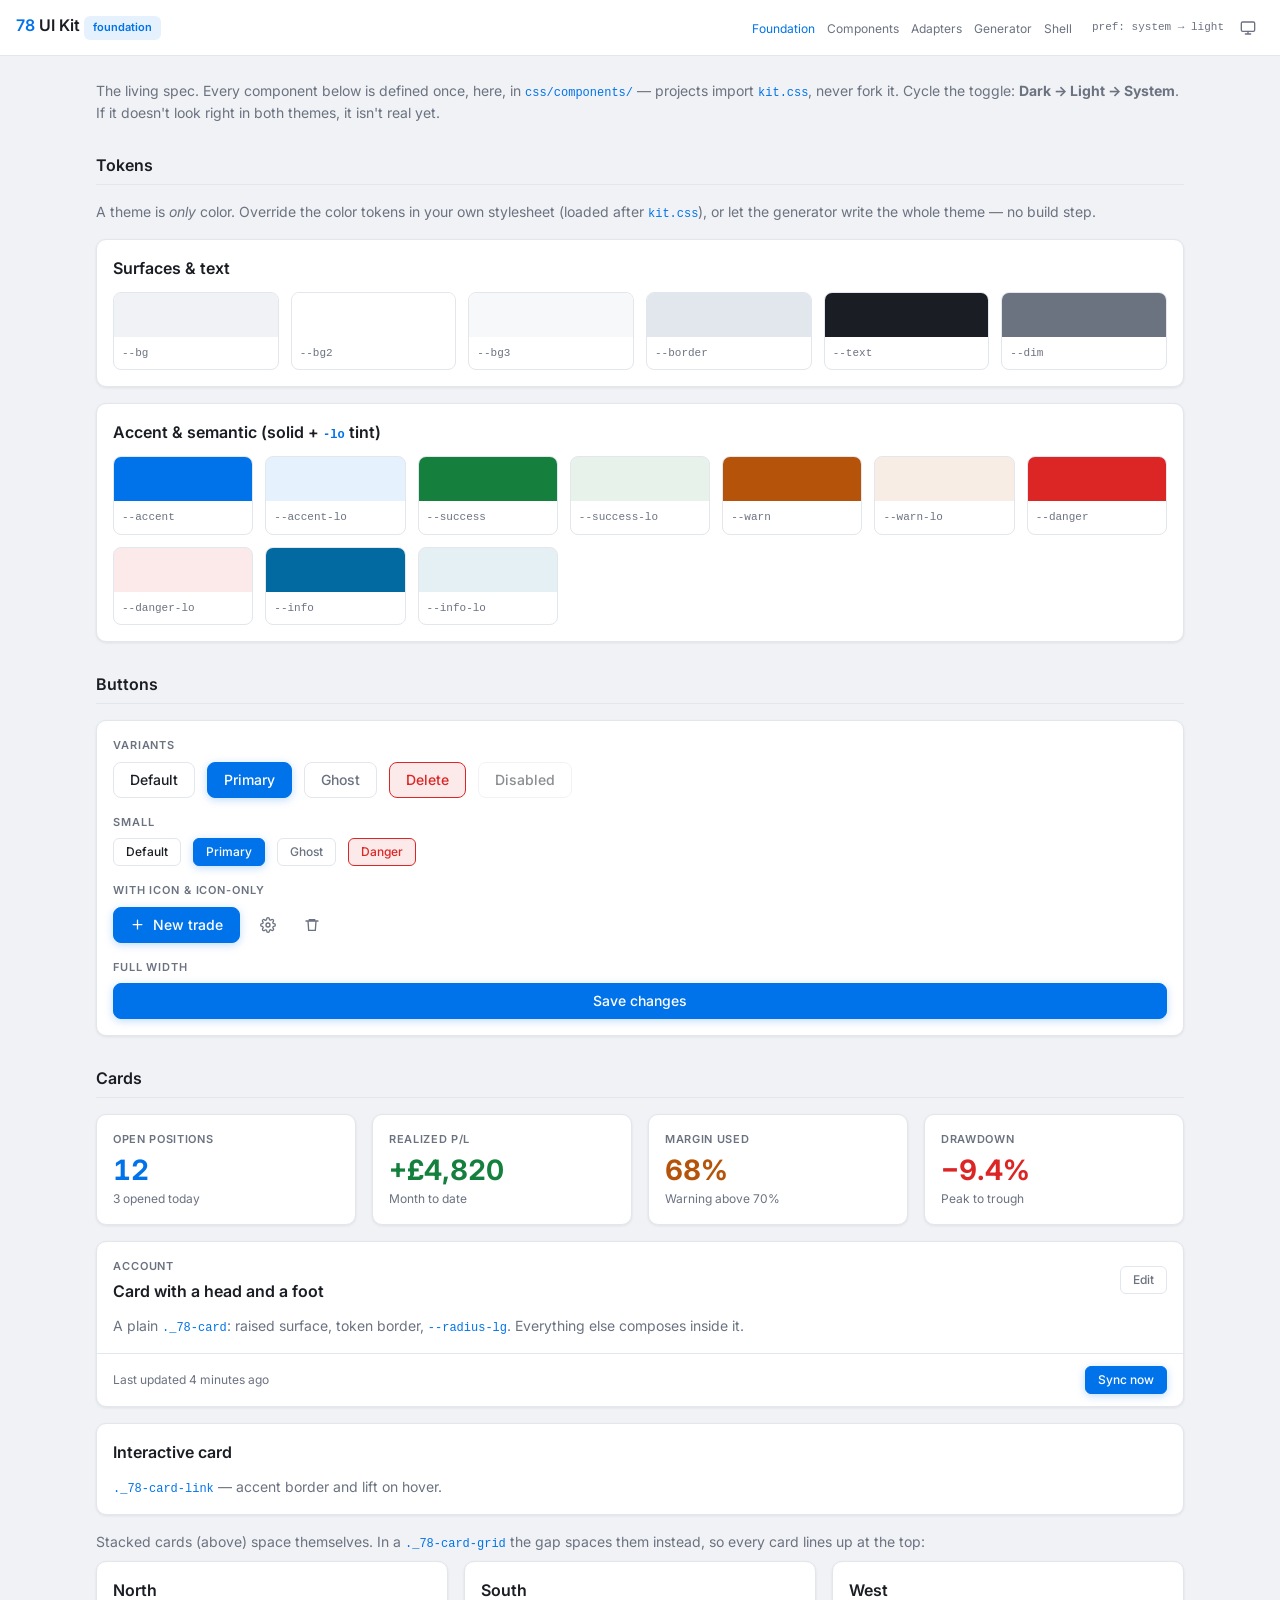
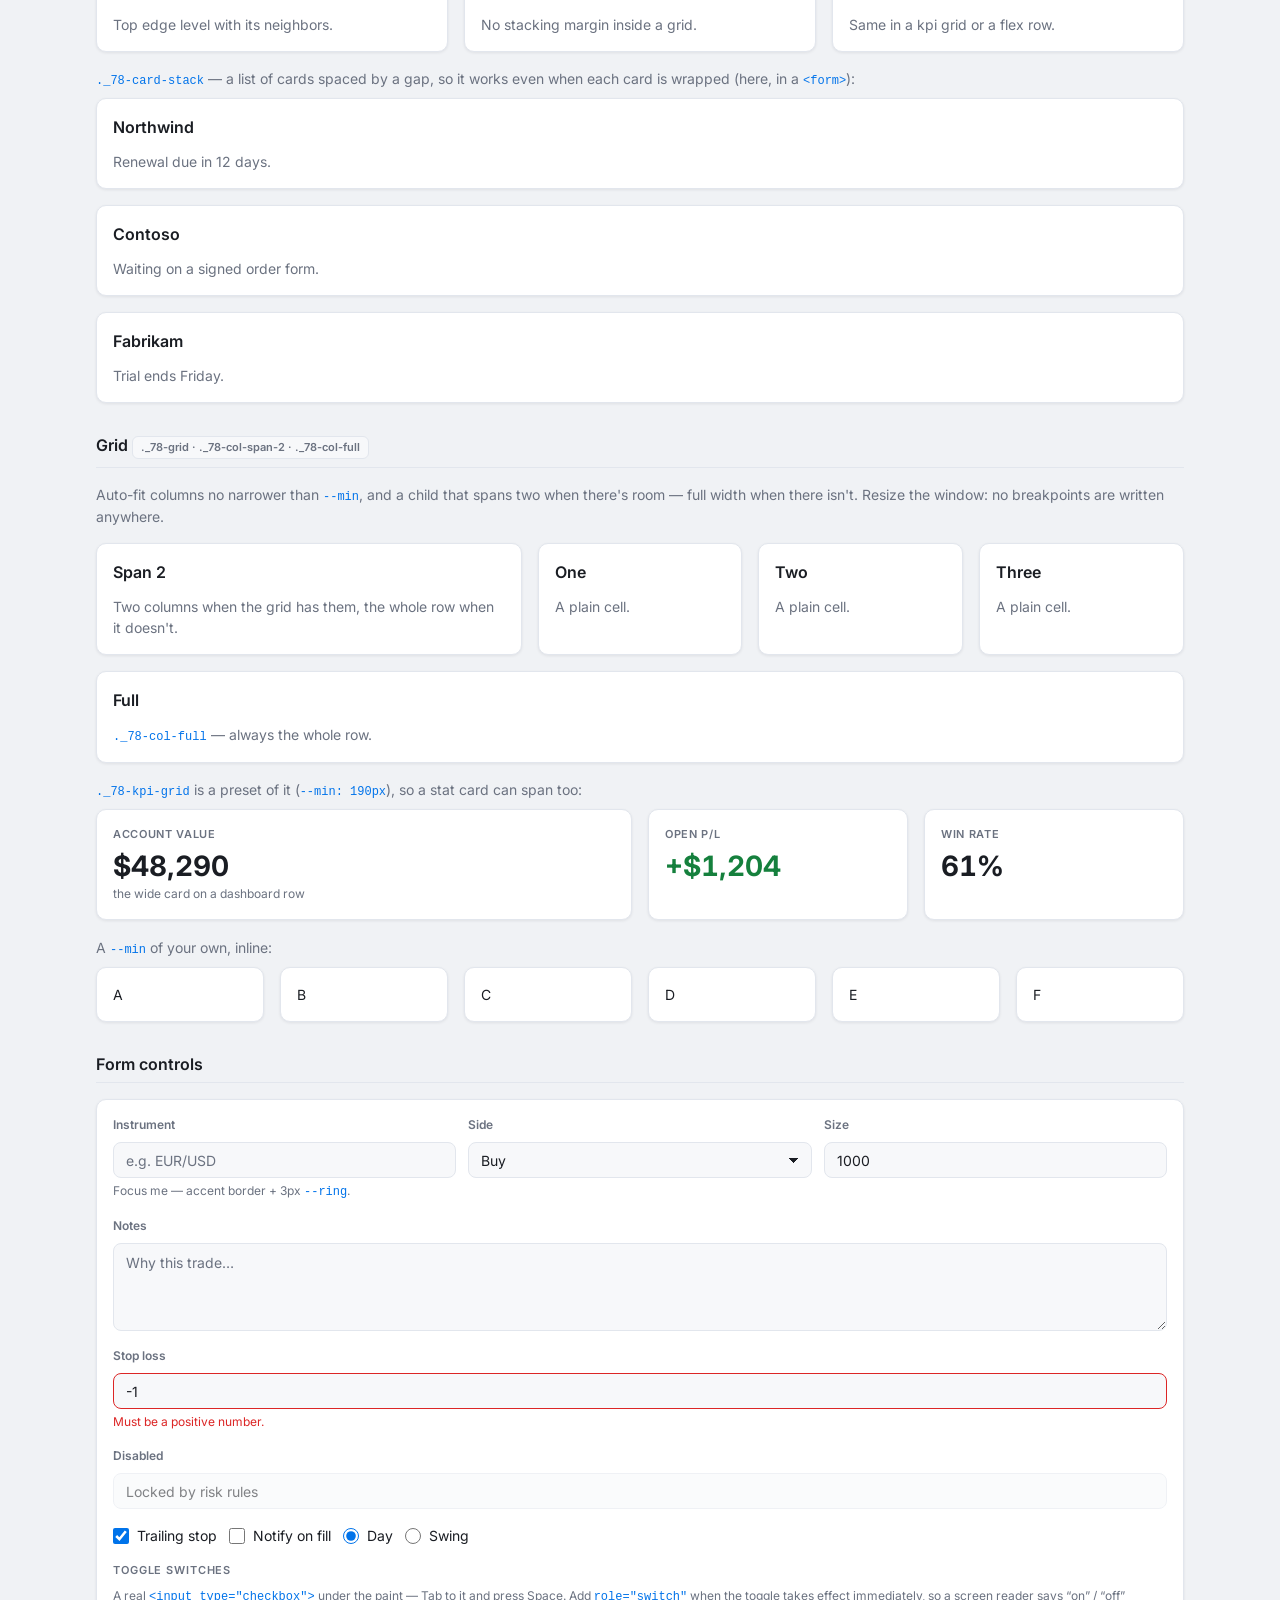
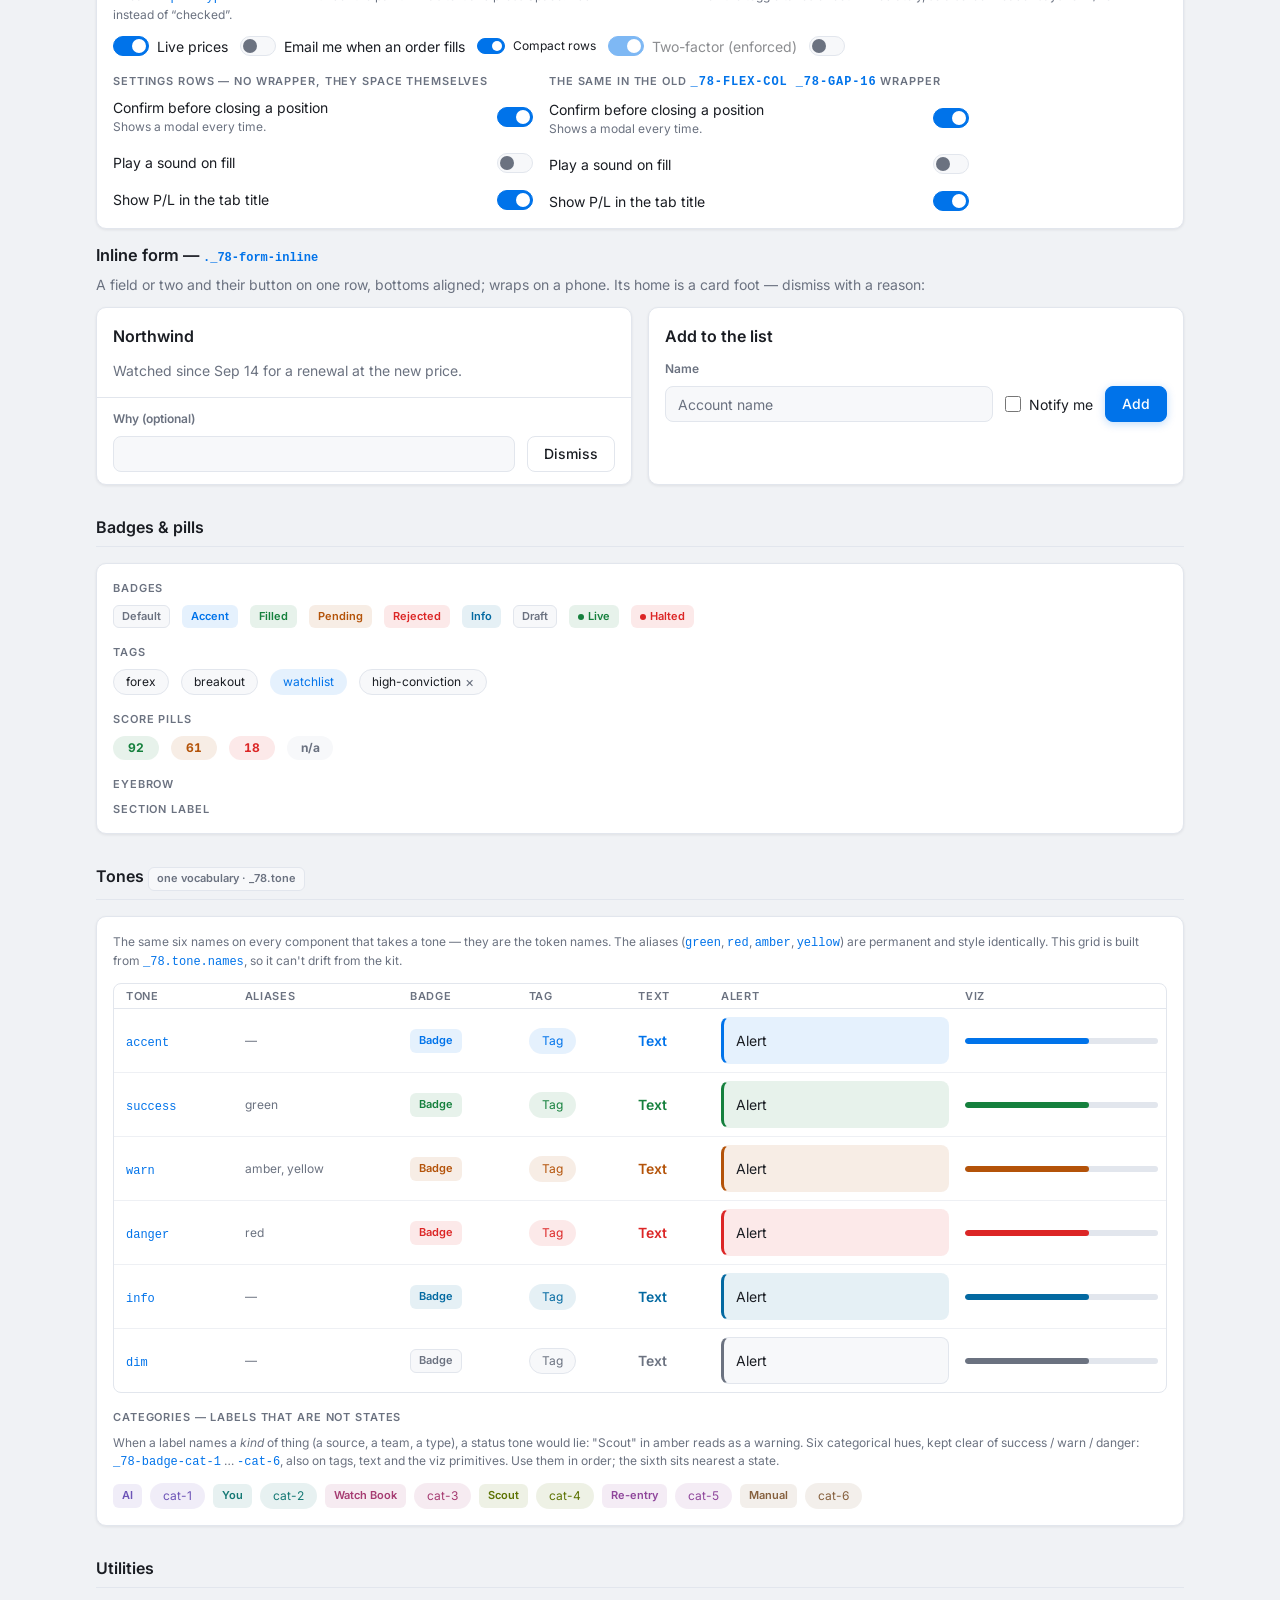
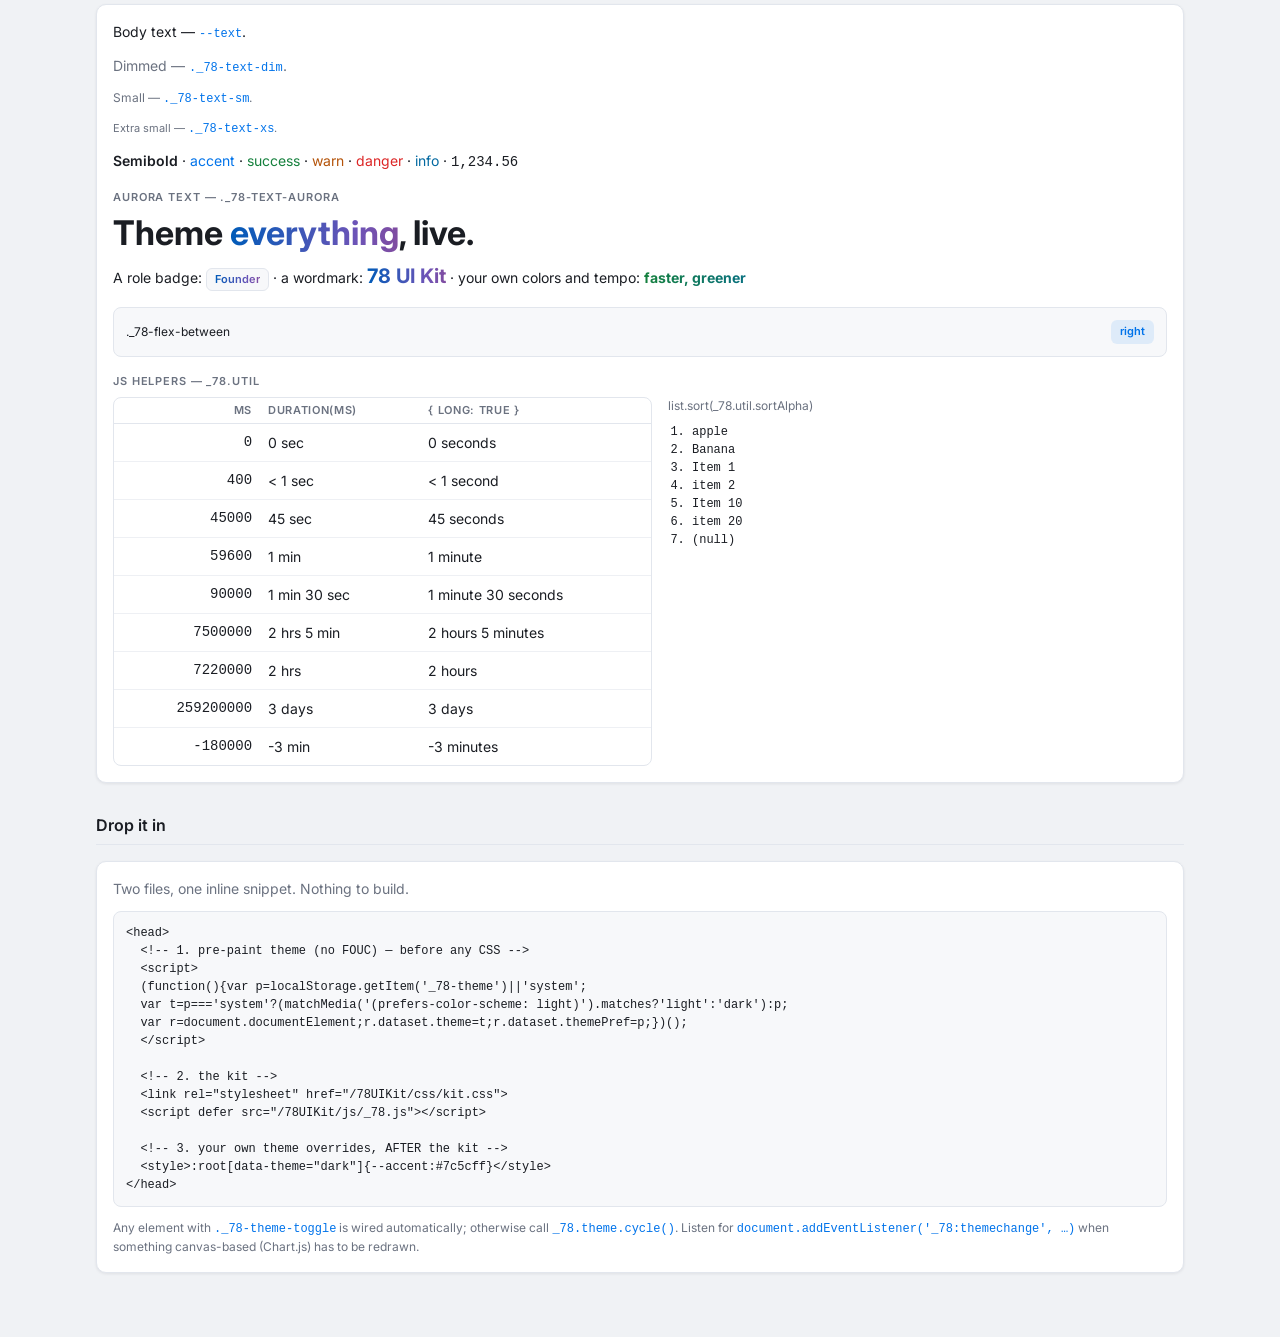
<file: demo/index.html>
<!doctype html>
<html lang="en">
<head>
<meta charset="utf-8">
<meta name="viewport" content="width=device-width, initial-scale=1">
<title>78 UI Kit — foundation</title>

<!-- Pre-paint theme snippet — FIRST thing in <head>, before any CSS. No FOUC. -->
<script>
(function(){var p=localStorage.getItem('_78-theme')||'system';
var t=p==='system'?(matchMedia('(prefers-color-scheme: light)').matches?'light':'dark'):p;
var r=document.documentElement;r.dataset.theme=t;r.dataset.themePref=p;})();
</script>

<link rel="preconnect" href="https://fonts.bunny.net">
<link rel="stylesheet" href="https://fonts.bunny.net/css?family=inter:400,500,600,700">
<link rel="stylesheet" href="../css/kit.css">

<style>
  /* Demo page chrome only — NOT part of the kit. */
  .page { max-width: var(--content-max); margin: 0 auto; padding: var(--space-5) var(--space-4) 64px; }
  .site-head {
    position: sticky; top: 0; z-index: 10;
    display: flex; align-items: center; justify-content: space-between; gap: var(--space-4);
    height: var(--header-h); padding: 0 var(--space-4);
    background: var(--bg2); border-bottom: 1px solid var(--border);
  }
  .site-head h1 { font-size: var(--fs-lg); }
  .site-head nav a { color: var(--dim); font-size: var(--fs-sm); margin-right: var(--space-3); }
  .site-head nav a:hover, .site-head nav a[aria-current] { color: var(--accent); text-decoration: none; }
  /* Phone width: the header wraps onto two lines instead of pushing the page sideways
     (the nav links sit with no space between them, so they never broke on their own). */
  @media (max-width: 720px) {
    .site-head { flex-wrap: wrap; height: auto; min-height: var(--header-h); row-gap: var(--space-2);
                 padding: var(--space-2) var(--space-4); }
    .site-head > div { flex-wrap: wrap; }
    .site-head nav { display: flex; flex-wrap: wrap; row-gap: var(--space-1); }
  }
  .site-head .mark { color: var(--accent); }
  section { margin-top: var(--space-6); }
  section > h2 {
    font-size: var(--fs-lg); padding-bottom: var(--space-2);
    border-bottom: 1px solid var(--border); margin-bottom: var(--space-4);
  }
  .row { display: flex; flex-wrap: wrap; align-items: center; gap: var(--space-3); }
  .swatches { display: grid; gap: var(--space-3); grid-template-columns: repeat(auto-fit, minmax(132px, 1fr)); }
  .sw { border: 1px solid var(--border); border-radius: var(--radius); overflow: hidden; background: var(--bg2); }
  .sw i { display: block; height: 44px; }
  .sw span { display: block; padding: var(--space-2); font-size: var(--fs-xs); font-family: var(--font-mono); color: var(--dim); }
  code.tok { font-family: var(--font-mono); font-size: var(--fs-sm); color: var(--accent); }
  pre.snippet {
    background: var(--bg3); border: 1px solid var(--border); border-radius: var(--radius);
    padding: var(--space-3); overflow-x: auto; font-size: var(--fs-sm); color: var(--text);
  }
</style>
</head>
<body>

<header class="site-head">
  <h1><span class="mark">78</span> UI Kit <span class="_78-badge _78-badge-accent">foundation</span></h1>
  <div class="_78-flex _78-gap-8">
    <nav>
      <a href="index.html" aria-current="page">Foundation</a><a href="components.html">Components</a><a href="adapters.html">Adapters</a><a href="generator.html">Generator</a><a href="shell.html">Shell</a>
    </nav>
    <span class="_78-text-xs _78-text-dim _78-mono" id="theme-state">theme: …</span>
    <button class="_78-icon-btn _78-theme-toggle" type="button">
      <!-- moon = dark -->
      <svg class="_78-theme-icon" data-pref="dark" viewBox="0 0 24 24" fill="none" stroke="currentColor" stroke-width="2" stroke-linecap="round" stroke-linejoin="round" aria-hidden="true"><path d="M21 12.79A9 9 0 1 1 11.21 3 7 7 0 0 0 21 12.79z"/></svg>
      <!-- sun = light -->
      <svg class="_78-theme-icon" data-pref="light" viewBox="0 0 24 24" fill="none" stroke="currentColor" stroke-width="2" stroke-linecap="round" stroke-linejoin="round" aria-hidden="true"><circle cx="12" cy="12" r="4"/><path d="M12 2v2M12 20v2M4.9 4.9l1.4 1.4M17.7 17.7l1.4 1.4M2 12h2M20 12h2M4.9 19.1l1.4-1.4M17.7 6.3l1.4-1.4"/></svg>
      <!-- monitor = system -->
      <svg class="_78-theme-icon" data-pref="system" viewBox="0 0 24 24" fill="none" stroke="currentColor" stroke-width="2" stroke-linecap="round" stroke-linejoin="round" aria-hidden="true"><rect x="2" y="3" width="20" height="14" rx="2"/><path d="M8 21h8M12 17v4"/></svg>
    </button>
  </div>
</header>

<main class="page">

  <p class="_78-text-dim">The living spec. Every component below is defined once, here, in
    <code class="tok">css/components/</code> — projects import <code class="tok">kit.css</code>, never fork it.
    Cycle the toggle: <strong>Dark → Light → System</strong>. If it doesn't look right in both themes, it isn't real yet.</p>

  <!-- ============================ TOKENS ============================ -->
  <section id="tokens">
    <h2>Tokens</h2>
    <p class="_78-text-dim _78-mb-16">A theme is <em>only</em> color. Override the color tokens in your own
      stylesheet (loaded after <code class="tok">kit.css</code>), or let the generator write the whole theme — no build step.</p>

    <div class="_78-card _78-mb-16">
      <div class="_78-card-title">Surfaces &amp; text</div>
      <div class="swatches">
        <div class="sw"><i style="background:var(--bg)"></i><span>--bg</span></div>
        <div class="sw"><i style="background:var(--bg2)"></i><span>--bg2</span></div>
        <div class="sw"><i style="background:var(--bg3)"></i><span>--bg3</span></div>
        <div class="sw"><i style="background:var(--border)"></i><span>--border</span></div>
        <div class="sw"><i style="background:var(--text)"></i><span>--text</span></div>
        <div class="sw"><i style="background:var(--dim)"></i><span>--dim</span></div>
      </div>
    </div>

    <div class="_78-card">
      <div class="_78-card-title">Accent &amp; semantic (solid + <code class="tok">-lo</code> tint)</div>
      <div class="swatches">
        <div class="sw"><i style="background:var(--accent)"></i><span>--accent</span></div>
        <div class="sw"><i style="background:var(--accent-lo)"></i><span>--accent-lo</span></div>
        <div class="sw"><i style="background:var(--success)"></i><span>--success</span></div>
        <div class="sw"><i style="background:var(--success-lo)"></i><span>--success-lo</span></div>
        <div class="sw"><i style="background:var(--warn)"></i><span>--warn</span></div>
        <div class="sw"><i style="background:var(--warn-lo)"></i><span>--warn-lo</span></div>
        <div class="sw"><i style="background:var(--danger)"></i><span>--danger</span></div>
        <div class="sw"><i style="background:var(--danger-lo)"></i><span>--danger-lo</span></div>
        <div class="sw"><i style="background:var(--info)"></i><span>--info</span></div>
        <div class="sw"><i style="background:var(--info-lo)"></i><span>--info-lo</span></div>
      </div>
    </div>
  </section>

  <!-- ============================ BUTTONS ============================ -->
  <section id="buttons">
    <h2>Buttons</h2>
    <div class="_78-card">
      <div class="_78-eyebrow _78-mb-8">Variants</div>
      <div class="row">
        <button class="_78-btn">Default</button>
        <button class="_78-btn _78-btn-primary">Primary</button>
        <button class="_78-btn _78-btn-ghost">Ghost</button>
        <button class="_78-btn _78-btn-danger">Delete</button>
        <button class="_78-btn" disabled>Disabled</button>
      </div>

      <div class="_78-eyebrow _78-mt-16 _78-mb-8">Small</div>
      <div class="row">
        <button class="_78-btn _78-btn-sm">Default</button>
        <button class="_78-btn _78-btn-primary _78-btn-sm">Primary</button>
        <button class="_78-btn _78-btn-ghost _78-btn-sm">Ghost</button>
        <button class="_78-btn _78-btn-danger _78-btn-sm">Danger</button>
      </div>

      <div class="_78-eyebrow _78-mt-16 _78-mb-8">With icon &amp; icon-only</div>
      <div class="row">
        <button class="_78-btn _78-btn-primary">
          <svg viewBox="0 0 24 24" width="15" height="15" fill="none" stroke="currentColor" stroke-width="2" stroke-linecap="round" aria-hidden="true"><path d="M12 5v14M5 12h14"/></svg>
          New trade
        </button>
        <button class="_78-icon-btn" title="Settings" aria-label="Settings">
          <svg viewBox="0 0 24 24" fill="none" stroke="currentColor" stroke-width="2" aria-hidden="true"><circle cx="12" cy="12" r="3"/><path d="M19.4 15a1.65 1.65 0 0 0 .33 1.82l.06.06a2 2 0 1 1-2.83 2.83l-.06-.06a1.65 1.65 0 0 0-1.82-.33 1.65 1.65 0 0 0-1 1.51V21a2 2 0 1 1-4 0v-.09A1.65 1.65 0 0 0 9 19.4a1.65 1.65 0 0 0-1.82.33l-.06.06a2 2 0 1 1-2.83-2.83l.06-.06A1.65 1.65 0 0 0 4.6 15a1.65 1.65 0 0 0-1.51-1H3a2 2 0 1 1 0-4h.09A1.65 1.65 0 0 0 4.6 9a1.65 1.65 0 0 0-.33-1.82l-.06-.06a2 2 0 1 1 2.83-2.83l.06.06A1.65 1.65 0 0 0 9 4.6a1.65 1.65 0 0 0 1-1.51V3a2 2 0 1 1 4 0v.09a1.65 1.65 0 0 0 1 1.51 1.65 1.65 0 0 0 1.82-.33l.06-.06a2 2 0 1 1 2.83 2.83l-.06.06a1.65 1.65 0 0 0-.33 1.82V9a1.65 1.65 0 0 0 1.51 1H21a2 2 0 1 1 0 4h-.09a1.65 1.65 0 0 0-1.51 1z"/></svg>
        </button>
        <button class="_78-icon-btn" title="Delete" aria-label="Delete">
          <svg viewBox="0 0 24 24" fill="none" stroke="currentColor" stroke-width="2" stroke-linecap="round" aria-hidden="true"><path d="M3 6h18M8 6V4h8v2M6 6l1 14h10l1-14"/></svg>
        </button>
      </div>

      <div class="_78-eyebrow _78-mt-16 _78-mb-8">Full width</div>
      <button class="_78-btn _78-btn-primary _78-btn-full">Save changes</button>
    </div>
  </section>

  <!-- ============================ CARDS ============================ -->
  <section id="cards">
    <h2>Cards</h2>

    <div class="_78-card-grid _78-mb-16">
      <div class="_78-stat-card">
        <div class="_78-stat-card__label">Open positions</div>
        <div class="_78-stat-card__num _78-accent">12</div>
        <div class="_78-stat-card__sub">3 opened today</div>
      </div>
      <div class="_78-stat-card">
        <div class="_78-stat-card__label">Realized P/L</div>
        <div class="_78-stat-card__num _78-success">+£4,820</div>
        <div class="_78-stat-card__sub">Month to date</div>
      </div>
      <div class="_78-stat-card">
        <div class="_78-stat-card__label">Margin used</div>
        <div class="_78-stat-card__num _78-warn">68%</div>
        <div class="_78-stat-card__sub">Warning above 70%</div>
      </div>
      <div class="_78-stat-card">
        <div class="_78-stat-card__label">Drawdown</div>
        <div class="_78-stat-card__num _78-danger">−9.4%</div>
        <div class="_78-stat-card__sub">Peak to trough</div>
      </div>
    </div>

    <div class="_78-card">
      <div class="_78-card-head">
        <div class="_78-card-title">
          <span class="_78-eyebrow">Account</span>
          Card with a head and a foot
        </div>
        <button class="_78-btn _78-btn-ghost _78-btn-sm">Edit</button>
      </div>
      <p class="_78-text-dim">A plain <code class="tok">._78-card</code>: raised surface, token border,
        <code class="tok">--radius-lg</code>. Everything else composes inside it.</p>
      <div class="_78-card-foot _78-flex-between">
        <span class="_78-text-sm _78-text-dim">Last updated 4 minutes ago</span>
        <button class="_78-btn _78-btn-primary _78-btn-sm">Sync now</button>
      </div>
    </div>

    <a href="#cards" class="_78-card _78-card-link _78-mt-16">
      <div class="_78-card-title">Interactive card</div>
      <p class="_78-text-dim"><code class="tok">._78-card-link</code> — accent border and lift on hover.</p>
    </a>

    <p class="_78-text-dim _78-mt-16 _78-mb-8">Stacked cards (above) space themselves. In a
      <code class="tok">._78-card-grid</code> the gap spaces them instead, so every card lines up at the top:</p>
    <div class="_78-card-grid" id="card-grid-align">
      <div class="_78-card"><div class="_78-card-title">North</div><p class="_78-text-dim">Top edge level with its neighbors.</p></div>
      <div class="_78-card"><div class="_78-card-title">South</div><p class="_78-text-dim">No stacking margin inside a grid.</p></div>
      <div class="_78-card"><div class="_78-card-title">West</div><p class="_78-text-dim">Same in a kpi grid or a flex row.</p></div>
    </div>

    <p class="_78-text-dim _78-mt-16 _78-mb-8"><code class="tok">._78-card-stack</code> — a list of cards spaced by a gap,
      so it works even when each card is wrapped (here, in a <code class="tok">&lt;form&gt;</code>):</p>
    <div class="_78-card-stack" id="card-stack-demo">
      <form><div class="_78-card"><div class="_78-card-title">Northwind</div><p class="_78-text-dim">Renewal due in 12 days.</p></div></form>
      <form><div class="_78-card"><div class="_78-card-title">Contoso</div><p class="_78-text-dim">Waiting on a signed order form.</p></div></form>
      <form><div class="_78-card"><div class="_78-card-title">Fabrikam</div><p class="_78-text-dim">Trial ends Friday.</p></div></form>
    </div>
  </section>

  <!-- ============================ GRID ============================ -->
  <section id="grid">
    <h2>Grid <span class="_78-badge _78-badge-dim">._78-grid · ._78-col-span-2 · ._78-col-full</span></h2>
    <p class="_78-text-dim _78-mb-16">Auto-fit columns no narrower than <code class="tok">--min</code>, and a child that
      spans two when there's room — full width when there isn't. Resize the window: no breakpoints are written
      anywhere.</p>

    <div class="_78-grid" id="grid-demo">
      <div class="_78-card _78-col-span-2"><div class="_78-card-title">Span 2</div><p class="_78-text-dim">Two columns when the grid has them, the whole row when it doesn't.</p></div>
      <div class="_78-card"><div class="_78-card-title">One</div><p class="_78-text-dim">A plain cell.</p></div>
      <div class="_78-card"><div class="_78-card-title">Two</div><p class="_78-text-dim">A plain cell.</p></div>
      <div class="_78-card"><div class="_78-card-title">Three</div><p class="_78-text-dim">A plain cell.</p></div>
      <div class="_78-card _78-col-full"><div class="_78-card-title">Full</div><p class="_78-text-dim"><code class="tok">._78-col-full</code> — always the whole row.</p></div>
    </div>

    <p class="_78-text-dim _78-mt-16 _78-mb-8"><code class="tok">._78-kpi-grid</code> is a preset of it (<code class="tok">--min: 190px</code>),
      so a stat card can span too:</p>
    <div class="_78-kpi-grid" id="kpi-span-demo">
      <div class="_78-stat-card _78-col-span-2">
        <div class="_78-stat-card__label">Account value</div>
        <div class="_78-stat-card__num">$48,290</div>
        <div class="_78-stat-card__sub">the wide card on a dashboard row</div>
      </div>
      <div class="_78-stat-card"><div class="_78-stat-card__label">Open P/L</div><div class="_78-stat-card__num _78-success">+$1,204</div></div>
      <div class="_78-stat-card"><div class="_78-stat-card__label">Win rate</div><div class="_78-stat-card__num">61%</div></div>
    </div>

    <p class="_78-text-dim _78-mt-16 _78-mb-8">A <code class="tok">--min</code> of your own, inline:</p>
    <div class="_78-grid" style="--min: 120px" id="grid-min-demo">
      <div class="_78-card">A</div><div class="_78-card">B</div><div class="_78-card">C</div>
      <div class="_78-card">D</div><div class="_78-card">E</div><div class="_78-card">F</div>
    </div>
  </section>

  <!-- ============================ FORMS ============================ -->
  <section id="forms">
    <h2>Form controls</h2>
    <div class="_78-card">
      <div class="_78-field-row">
        <div class="_78-field">
          <label for="f-name">Instrument</label>
          <input class="_78-input" id="f-name" type="text" placeholder="e.g. EUR/USD">
          <div class="_78-field-hint">Focus me — accent border + 3px <code class="tok">--ring</code>.</div>
        </div>
        <div class="_78-field">
          <label for="f-side">Side</label>
          <select class="_78-select" id="f-side">
            <option>Buy</option><option>Sell</option>
          </select>
        </div>
        <div class="_78-field">
          <label for="f-size">Size</label>
          <input class="_78-input" id="f-size" type="number" value="1000" step="100">
        </div>
      </div>

      <div class="_78-field">
        <label for="f-notes">Notes</label>
        <textarea class="_78-textarea" id="f-notes" placeholder="Why this trade…"></textarea>
      </div>

      <div class="_78-field">
        <label for="f-bad">Stop loss</label>
        <input class="_78-input" id="f-bad" type="text" value="-1" aria-invalid="true" aria-describedby="f-bad-err">
        <div class="_78-field-error" id="f-bad-err">Must be a positive number.</div>
      </div>

      <div class="_78-field">
        <label for="f-off">Disabled</label>
        <input class="_78-input" id="f-off" type="text" value="Locked by risk rules" disabled>
      </div>

      <div class="row">
        <label class="_78-check"><input type="checkbox" checked> Trailing stop</label>
        <label class="_78-check"><input type="checkbox"> Notify on fill</label>
        <label class="_78-check"><input type="radio" name="tf" checked> Day</label>
        <label class="_78-check"><input type="radio" name="tf"> Swing</label>
      </div>

      <div class="_78-eyebrow _78-mt-16 _78-mb-8">Toggle switches</div>
      <p class="_78-text-sm _78-text-dim _78-mb-12">A real <code class="tok">&lt;input type="checkbox"&gt;</code> under
        the paint — Tab to it and press Space. Add <code class="tok">role="switch"</code> when the toggle takes effect
        immediately, so a screen reader says &ldquo;on&rdquo; / &ldquo;off&rdquo; instead of &ldquo;checked&rdquo;.</p>

      <div class="row">
        <label class="_78-switch">
          <input type="checkbox" role="switch" checked>
          <span class="_78-switch-label">Live prices</span>
        </label>
        <label class="_78-switch">
          <input type="checkbox" role="switch">
          <span class="_78-switch-label">Email me when an order fills</span>
        </label>
        <label class="_78-switch _78-switch-sm">
          <input type="checkbox" role="switch" checked>
          <span class="_78-switch-label">Compact rows</span>
        </label>
        <label class="_78-switch">
          <input type="checkbox" role="switch" checked disabled>
          <span class="_78-switch-label">Two-factor (enforced)</span>
        </label>
        <input class="_78-switch-input" type="checkbox" role="switch" aria-label="Standalone toggle, no visible label">
      </div>

      <div class="_78-flex _78-flex-wrap _78-gap-16 _78-mt-16" style="align-items:flex-start">
        <div style="flex:1 1 320px;max-width:420px" id="rows-bare">
          <div class="_78-eyebrow _78-mb-8">Settings rows — no wrapper, they space themselves</div>
          <label class="_78-switch _78-switch-row">
            <span class="_78-switch-label">Confirm before closing a position
              <span class="_78-switch-hint">Shows a modal every time.</span>
            </span>
            <input type="checkbox" role="switch" checked>
          </label>
          <label class="_78-switch _78-switch-row">
            <span class="_78-switch-label">Play a sound on fill</span>
            <input type="checkbox" role="switch">
          </label>
          <label class="_78-switch _78-switch-row">
            <span class="_78-switch-label">Show P/L in the tab title</span>
            <input type="checkbox" role="switch" checked>
          </label>
        </div>
        <div style="flex:1 1 320px;max-width:420px" id="rows-wrapped">
          <div class="_78-eyebrow _78-mb-8">The same in the old <code class="tok">_78-flex-col _78-gap-16</code> wrapper</div>
          <div class="_78-flex-col _78-gap-16">
            <label class="_78-switch _78-switch-row">
              <span class="_78-switch-label">Confirm before closing a position
                <span class="_78-switch-hint">Shows a modal every time.</span>
              </span>
              <input type="checkbox" role="switch" checked>
            </label>
            <label class="_78-switch _78-switch-row">
              <span class="_78-switch-label">Play a sound on fill</span>
              <input type="checkbox" role="switch">
            </label>
            <label class="_78-switch _78-switch-row">
              <span class="_78-switch-label">Show P/L in the tab title</span>
              <input type="checkbox" role="switch" checked>
            </label>
          </div>
        </div>
      </div>

    </div>

    <h3 class="_78-mt-16 _78-mb-8">Inline form — <code class="tok">._78-form-inline</code></h3>
    <p class="_78-text-dim _78-mb-12">A field or two and their button on one row, bottoms aligned; wraps on a phone.
      Its home is a card foot — dismiss with a reason:</p>
    <div class="_78-card-grid" id="form-inline-demo">
      <div class="_78-card">
        <div class="_78-card-title">Northwind</div>
        <p class="_78-text-dim">Watched since Sep 14 for a renewal at the new price.</p>
        <div class="_78-card-foot">
          <form class="_78-form-inline">
            <div class="_78-field">
              <label for="dismiss-why">Why (optional)</label>
              <input class="_78-input" id="dismiss-why" name="reason" maxlength="500" autocomplete="off">
            </div>
            <button class="_78-btn" type="submit">Dismiss</button>
          </form>
        </div>
      </div>
      <div class="_78-card">
        <div class="_78-card-title">Add to the list</div>
        <form class="_78-form-inline">
          <div class="_78-field">
            <label for="add-sym">Name</label>
            <input class="_78-input" id="add-sym" placeholder="Account name">
          </div>
          <label class="_78-check"><input type="checkbox"> Notify me</label>
          <button class="_78-btn _78-btn-primary" type="submit">Add</button>
        </form>
      </div>
    </div>
  </section>

  <!-- ============================ BADGES ============================ -->
  <section id="badges">
    <h2>Badges &amp; pills</h2>
    <div class="_78-card">
      <div class="_78-eyebrow _78-mb-8">Badges</div>
      <div class="row">
        <span class="_78-badge">Default</span>
        <span class="_78-badge _78-badge-accent">Accent</span>
        <span class="_78-badge _78-badge-success">Filled</span>
        <span class="_78-badge _78-badge-warn">Pending</span>
        <span class="_78-badge _78-badge-danger">Rejected</span>
        <span class="_78-badge _78-badge-info">Info</span>
        <span class="_78-badge _78-badge-dim">Draft</span>
        <span class="_78-badge _78-badge-success _78-badge-dot">Live</span>
        <span class="_78-badge _78-badge-danger _78-badge-dot">Halted</span>
      </div>

      <div class="_78-eyebrow _78-mt-16 _78-mb-8">Tags</div>
      <div class="row">
        <span class="_78-tag">forex</span>
        <span class="_78-tag">breakout</span>
        <span class="_78-tag _78-tag-accent">watchlist</span>
        <span class="_78-tag">high-conviction <button type="button" aria-label="Remove tag">×</button></span>
      </div>

      <div class="_78-eyebrow _78-mt-16 _78-mb-8">Score pills</div>
      <div class="row">
        <span class="_78-score-pill _78-high">92</span>
        <span class="_78-score-pill _78-mid">61</span>
        <span class="_78-score-pill _78-low">18</span>
        <span class="_78-score-pill">n/a</span>
      </div>

      <div class="_78-eyebrow _78-mt-16 _78-mb-8">Eyebrow</div>
      <div class="_78-eyebrow">Section label</div>
    </div>
  </section>

  <!-- ============================ TONES ============================ -->
  <section id="tones">
    <h2>Tones <span class="_78-badge _78-badge-dim">one vocabulary · _78.tone</span></h2>
    <div class="_78-card">
      <p class="_78-text-sm _78-text-dim _78-mb-12">The same six names on every component that takes a tone —
        they are the token names. The aliases (<code class="tok">green</code>, <code class="tok">red</code>,
        <code class="tok">amber</code>, <code class="tok">yellow</code>) are permanent and style identically.
        This grid is built from <code class="tok">_78.tone.names</code>, so it can't drift from the kit.</p>
      <div class="_78-table-wrap">
        <table class="_78-table _78-table-compact" id="tone-grid">
          <thead><tr><th>Tone</th><th>Aliases</th><th>Badge</th><th>Tag</th><th>Text</th><th>Alert</th><th>Viz</th></tr></thead>
          <tbody></tbody>
        </table>
      </div>

      <div class="_78-eyebrow _78-mt-16 _78-mb-8">Categories — labels that are not states</div>
      <p class="_78-text-sm _78-text-dim _78-mb-12">When a label names a <em>kind</em> of thing (a source, a team,
        a type), a status tone would lie: "Scout" in amber reads as a warning. Six categorical hues, kept clear
        of success / warn / danger: <code class="tok">_78-badge-cat-1</code> … <code class="tok">-cat-6</code>,
        also on tags, text and the viz primitives. Use them in order; the sixth sits nearest a state.</p>
      <div class="_78-flex _78-flex-wrap _78-gap-8" id="cat-row"></div>
    </div>
  </section>

  <!-- ============================ UTILITIES ============================ -->
  <section id="utilities">
    <h2>Utilities</h2>
    <div class="_78-card">
      <p>Body text — <code class="tok">--text</code>.</p>
      <p class="_78-text-dim">Dimmed — <code class="tok">._78-text-dim</code>.</p>
      <p class="_78-text-sm _78-text-dim">Small — <code class="tok">._78-text-sm</code>.</p>
      <p class="_78-text-xs _78-text-dim">Extra small — <code class="tok">._78-text-xs</code>.</p>
      <p class="_78-mt-12"><span class="_78-fw-600">Semibold</span> ·
        <span class="_78-text-accent">accent</span> ·
        <span class="_78-text-success">success</span> ·
        <span class="_78-text-warn">warn</span> ·
        <span class="_78-text-danger">danger</span> ·
        <span class="_78-text-info">info</span> ·
        <span class="_78-mono _78-nums">1,234.56</span></p>
      <div class="_78-mt-16" id="aurora-demo">
        <div class="_78-eyebrow _78-mb-8">Aurora text — ._78-text-aurora</div>
        <p style="font-size:34px;font-weight:700;line-height:1.15">Theme <span class="_78-text-aurora">everything</span>, live.</p>
        <p class="_78-mt-8">A role badge: <span class="_78-badge"><span class="_78-text-aurora">Founder</span></span> ·
          a wordmark: <strong class="_78-text-aurora" style="font-size:var(--fs-xl)">78 UI Kit</strong> ·
          your own colors and tempo: <strong class="_78-text-aurora" style="--_78-aurora: var(--success), var(--info), var(--success); --_78-aurora-speed: 3s">faster, greener</strong></p>
      </div>
      <div class="_78-flex-between _78-mt-16" style="background:var(--bg3);border:1px solid var(--border);border-radius:var(--radius);padding:var(--space-3)">
        <span class="_78-text-sm">._78-flex-between</span>
        <span class="_78-badge _78-badge-accent">right</span>
      </div>

      <div class="_78-eyebrow _78-mt-16 _78-mb-8">JS helpers — _78.util</div>
      <div class="_78-flex _78-flex-wrap _78-gap-16" style="align-items:flex-start">
        <div class="_78-table-wrap" style="flex:1 1 280px">
          <table class="_78-table _78-table-compact" id="util-duration">
            <thead><tr><th class="_78-right">ms</th><th>duration(ms)</th><th>{ long: true }</th></tr></thead>
            <tbody></tbody>
          </table>
        </div>
        <div style="flex:1 1 240px">
          <div class="_78-text-sm _78-text-dim _78-mb-8">list.sort(_78.util.sortAlpha)</div>
          <ol id="util-sort" class="_78-mono _78-text-sm" style="padding-left:var(--space-5)"></ol>
        </div>
      </div>
    </div>
  </section>

  <!-- ============================ USAGE ============================ -->
  <section id="usage">
    <h2>Drop it in</h2>
    <div class="_78-card">
      <p class="_78-text-dim _78-mb-12">Two files, one inline snippet. Nothing to build.</p>
      <pre class="snippet">&lt;head&gt;
  &lt;!-- 1. pre-paint theme (no FOUC) — before any CSS --&gt;
  &lt;script&gt;
  (function(){var p=localStorage.getItem('_78-theme')||'system';
  var t=p==='system'?(matchMedia('(prefers-color-scheme: light)').matches?'light':'dark'):p;
  var r=document.documentElement;r.dataset.theme=t;r.dataset.themePref=p;})();
  &lt;/script&gt;

  &lt;!-- 2. the kit --&gt;
  &lt;link rel="stylesheet" href="/78UIKit/css/kit.css"&gt;
  &lt;script defer src="/78UIKit/js/_78.js"&gt;&lt;/script&gt;

  &lt;!-- 3. your own theme overrides, AFTER the kit --&gt;
  &lt;style&gt;:root[data-theme="dark"]{--accent:#7c5cff}&lt;/style&gt;
&lt;/head&gt;</pre>
      <p class="_78-text-sm _78-text-dim _78-mt-12">Any element with <code class="tok">._78-theme-toggle</code>
        is wired automatically; otherwise call <code class="tok">_78.theme.cycle()</code>. Listen for
        <code class="tok">document.addEventListener('_78:themechange', …)</code> when something canvas-based
        (Chart.js) has to be redrawn.</p>
    </div>
  </section>

</main>

<script src="../js/_78.js"></script>
<script>
  /* Demo-only readout, proving the event fires. */
  var out = document.getElementById('theme-state');
  function show(e) {
    var d = (e && e.detail) || { theme: _78.theme.current, pref: _78.theme.pref };
    out.textContent = 'pref: ' + d.pref + ' → ' + d.theme;
  }
  document.addEventListener('_78:themechange', show);
  show();

  /* The tones grid — every canonical name, from the kit itself. */
  (function () {
    var body = document.querySelector('#tone-grid tbody');
    var aliases = _78.tone.aliases;
    _78.tone.names.forEach(function (t) {
      var al = Object.keys(aliases).filter(function (a) { return aliases[a] === t; });
      var tr = document.createElement('tr');
      tr.innerHTML =
        '<td><code class="tok">' + t + '</code></td>' +
        '<td class="_78-text-dim _78-text-sm">' + (al.join(', ') || '—') + '</td>' +
        '<td><span class="_78-badge _78-badge-' + t + '">Badge</span></td>' +
        '<td><span class="_78-tag _78-tag-' + t + '">Tag</span></td>' +
        '<td><span class="_78-text-' + t + ' _78-fw-600">Text</span></td>' +
        '<td style="min-width:140px"><div class="_78-alert _78-alert-' + t + '"><div class="_78-alert-body">Alert</div></div></td>' +
        '<td style="min-width:120px"><div class="_78-progress _78-tone-' + t + '" data-pct="64"></div></td>';
      body.appendChild(tr);
    });
    body.querySelectorAll('._78-progress').forEach(function (el) { _78.viz.progress(el); });

    /* _78.util, live */
    var dt = document.querySelector('#util-duration tbody');
    [0, 400, 45000, 59600, 90000, 7500000, 7220000, 259200000, -180000].forEach(function (ms) {
      dt.insertAdjacentHTML('beforeend', '<tr><td class="_78-right _78-mono">' + ms + '</td><td>' +
        _78.util.duration(ms) + '</td><td>' + _78.util.duration(ms, { long: true }) + '</td></tr>');
    });
    ['Item 10', 'item 2', 'Item 1', null, 'apple', 'Banana', 'item 20'].sort(_78.util.sortAlpha)
      .forEach(function (v) {
        document.getElementById('util-sort').insertAdjacentHTML('beforeend', '<li>' + (v == null ? '(null)' : v) + '</li>');
      });

    var cats = document.getElementById('cat-row');
    ['AI', 'You', 'Watch Book', 'Scout', 'Re-entry', 'Manual'].forEach(function (label, i) {
      var t = _78.tone.categories[i];
      cats.insertAdjacentHTML('beforeend',
        '<span class="_78-badge _78-badge-' + t + '">' + label + '</span>' +
        '<span class="_78-tag _78-tag-' + t + '">' + t + '</span>');
    });
  })();
</script>
</body>
</html>
</file>
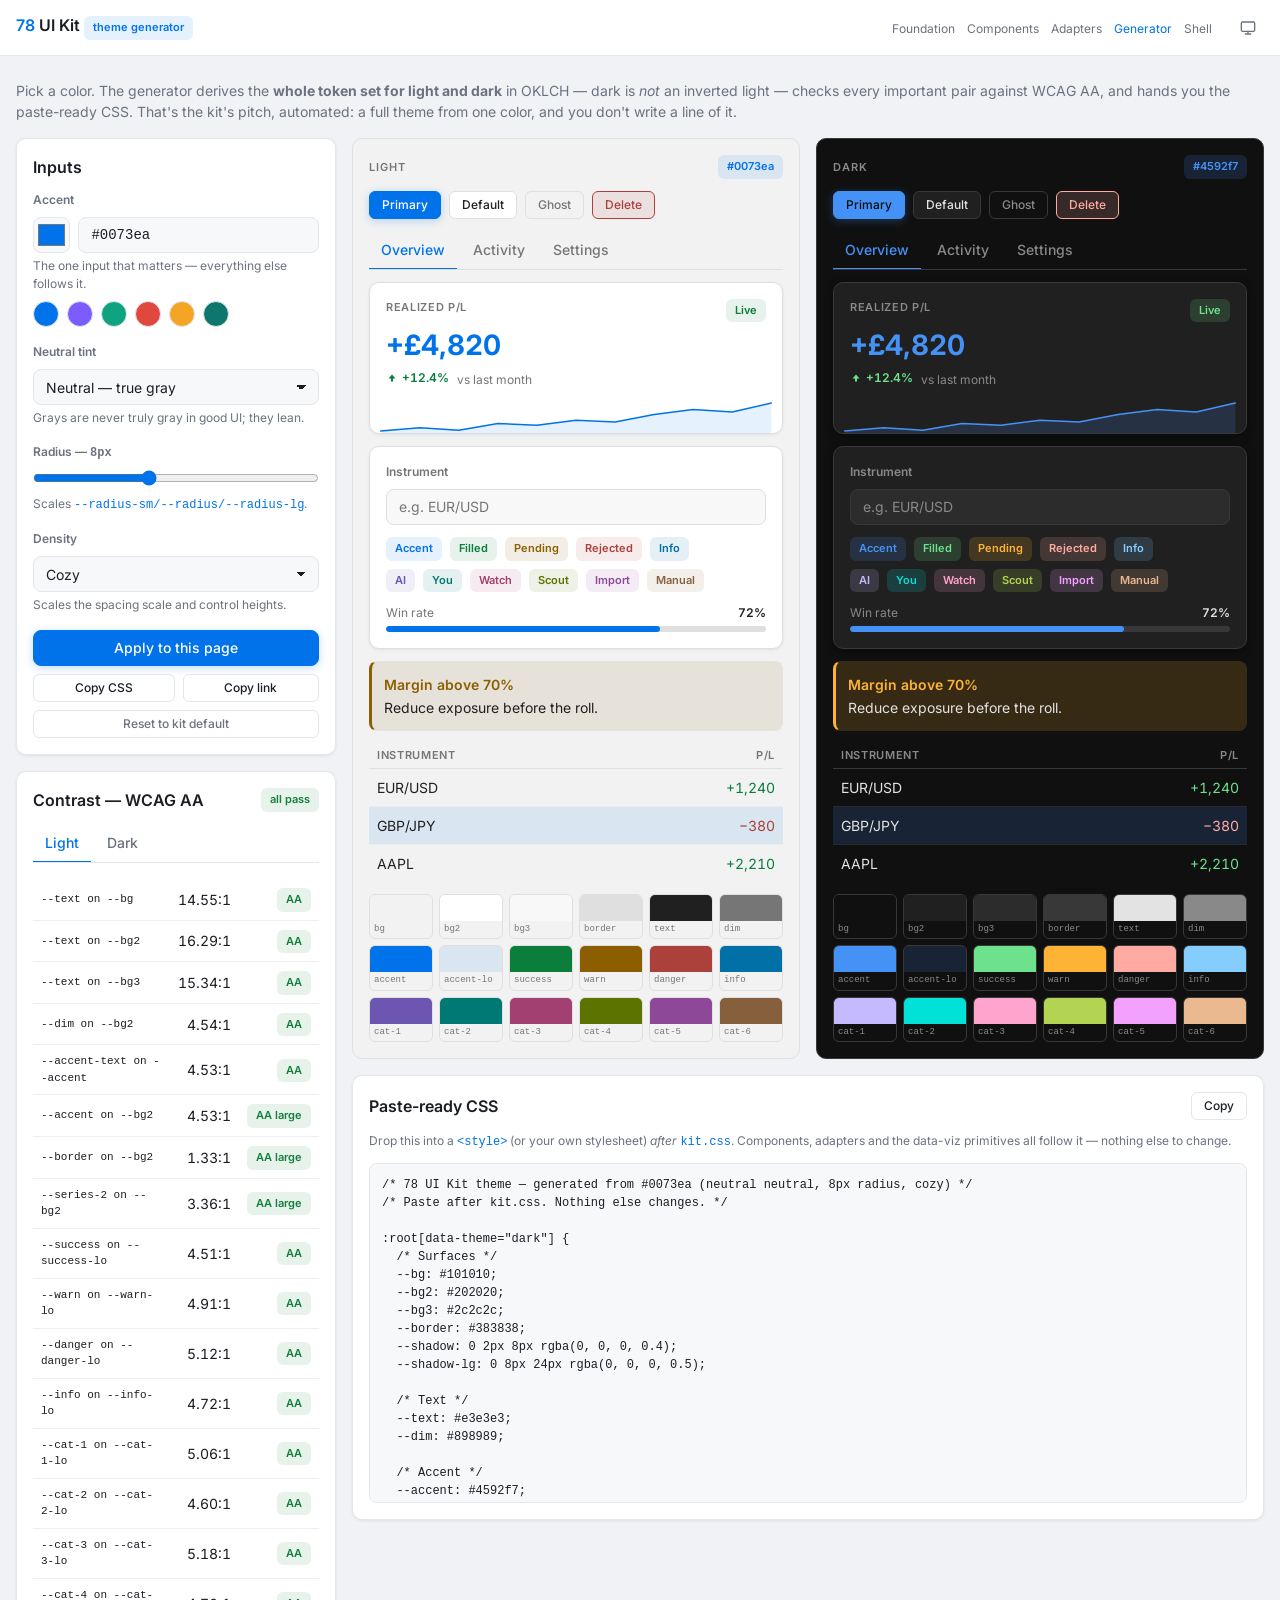
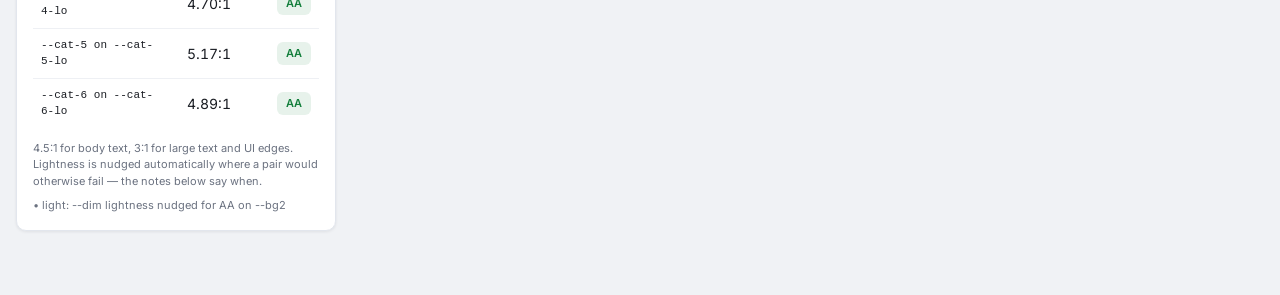
<file: demo/generator.html>
<!doctype html>
<html lang="en">
<head>
<meta charset="utf-8">
<meta name="viewport" content="width=device-width, initial-scale=1">
<title>78 UI Kit — theme generator</title>

<!-- 1. pre-paint theme (light/dark choice) — before any CSS -->
<script>
(function(){var p=localStorage.getItem('_78-theme')||'system';
var t=p==='system'?(matchMedia('(prefers-color-scheme: light)').matches?'light':'dark'):p;
var r=document.documentElement;r.dataset.theme=t;r.dataset.themePref=p;})();
</script>
<!-- 2. pre-paint the GENERATED theme, if one was applied — same idea, no re-derivation -->
<script>
(function(){try{var s=JSON.parse(localStorage.getItem('_78-gen')||'null');if(!s||!s.css)return;
var e=document.createElement('style');e.id='_78-gen-style';e.textContent=s.css;
document.documentElement.appendChild(e);document.documentElement.dataset._78Gen='on';}catch(e){}})();
</script>

<link rel="preconnect" href="https://fonts.bunny.net">
<link rel="stylesheet" href="https://fonts.bunny.net/css?family=inter:400,500,600,700">
<link rel="stylesheet" href="../css/kit.css">

<style>
  /* Demo page chrome only — NOT part of the kit. */
  .page { max-width: 1280px; margin: 0 auto; padding: var(--space-5) var(--space-4) 64px; }
  .site-head {
    position: sticky; top: 0; z-index: 10;
    display: flex; align-items: center; justify-content: space-between; gap: var(--space-4);
    height: var(--header-h); padding: 0 var(--space-4);
    background: var(--bg2); border-bottom: 1px solid var(--border);
  }
  .site-head h1 { font-size: var(--fs-lg); }
  .site-head .mark { color: var(--accent); }
  .site-head nav a { color: var(--dim); font-size: var(--fs-sm); margin-right: var(--space-3); }
  .site-head nav a:hover, .site-head nav a[aria-current] { color: var(--accent); text-decoration: none; }
  /* Phone width: the header wraps onto two lines instead of pushing the page sideways
     (the nav links sit with no space between them, so they never broke on their own). */
  @media (max-width: 720px) {
    .site-head { flex-wrap: wrap; height: auto; min-height: var(--header-h); row-gap: var(--space-2);
                 padding: var(--space-2) var(--space-4); }
    .site-head > div { flex-wrap: wrap; }
    .site-head nav { display: flex; flex-wrap: wrap; row-gap: var(--space-1); }
  }

  /* minmax(0, 1fr), not 1fr: a bare 1fr track is minmax(auto, 1fr) and grows to its
     widest content, which pushed the page 250px wide at phone width. */
  .layout { display: grid; grid-template-columns: 320px minmax(0, 1fr); gap: var(--space-4); align-items: start; }
  @media (max-width: 900px) { .layout { grid-template-columns: minmax(0, 1fr); } }
  .controls { position: sticky; top: calc(var(--header-h) + var(--space-4)); }

  .previews { display: grid; grid-template-columns: minmax(0, 1fr) minmax(0, 1fr); gap: var(--space-4); }
  @media (max-width: 1100px) { .previews { grid-template-columns: minmax(0, 1fr); } }

  /* A preview pane is just a box carrying the generated tokens as inline
     custom properties — everything inside it inherits them. */
  .pane {
    background: var(--bg);
    color: var(--text);
    border: 1px solid var(--border);
    border-radius: var(--radius-lg);
    padding: var(--space-4);
    overflow: hidden;
  }
  .pane[data-scheme="dark"] { color-scheme: dark; }
  .pane[data-scheme="light"] { color-scheme: light; }
  .pane-head {
    display: flex; align-items: center; justify-content: space-between;
    margin-bottom: var(--space-3);
  }
  .pane-title { font-size: var(--fs-xs); font-weight: 600; letter-spacing: .08em; text-transform: uppercase; color: var(--dim); }
  .row { display: flex; flex-wrap: wrap; align-items: center; gap: var(--space-2); }

  .swatches { display: grid; grid-template-columns: repeat(auto-fill, minmax(56px, 1fr)); gap: 6px; }
  .sw { border: 1px solid var(--border); border-radius: var(--radius-sm); overflow: hidden; }
  .sw i { display: block; height: 26px; }
  .sw span { display: block; padding: 2px 4px; font-family: var(--font-mono); font-size: 9px; color: var(--dim); }

  pre.out {
    background: var(--bg3); border: 1px solid var(--border); border-radius: var(--radius);
    padding: var(--space-3); overflow: auto; max-height: 340px;
    font-size: var(--fs-sm); line-height: 1.5; color: var(--text);
  }
  .color-row { display: flex; gap: var(--space-2); align-items: center; }
  .color-row input[type="color"] {
    width: 44px; height: 36px; padding: 2px; background: var(--bg3);
    border: 1px solid var(--border); border-radius: var(--radius); cursor: pointer;
  }
  input[type="range"] { width: 100%; accent-color: var(--accent); }
  .presets button { width: 26px; height: 26px; border-radius: 50%; border: 1px solid var(--border); cursor: pointer; }
  .ratio { font-variant-numeric: tabular-nums; }
  code.tok { font-family: var(--font-mono); font-size: var(--fs-sm); color: var(--accent); }
  #gen-active[hidden] { display: none; }
</style>
</head>
<body>

<header class="site-head">
  <h1><span class="mark">78</span> UI Kit <span class="_78-badge _78-badge-accent">theme generator</span></h1>
  <div class="_78-flex _78-gap-8">
    <nav>
      <a href="index.html">Foundation</a><a href="components.html">Components</a><a href="adapters.html">Adapters</a><a href="generator.html" aria-current="page">Generator</a><a href="shell.html">Shell</a>
    </nav>
    <button class="_78-icon-btn _78-theme-toggle" type="button">
      <svg class="_78-theme-icon" data-pref="dark" viewBox="0 0 24 24" fill="none" stroke="currentColor" stroke-width="2" stroke-linecap="round" stroke-linejoin="round" aria-hidden="true"><path d="M21 12.79A9 9 0 1 1 11.21 3 7 7 0 0 0 21 12.79z"/></svg>
      <svg class="_78-theme-icon" data-pref="light" viewBox="0 0 24 24" fill="none" stroke="currentColor" stroke-width="2" stroke-linecap="round" stroke-linejoin="round" aria-hidden="true"><circle cx="12" cy="12" r="4"/><path d="M12 2v2M12 20v2M4.9 4.9l1.4 1.4M17.7 17.7l1.4 1.4M2 12h2M20 12h2M4.9 19.1l1.4-1.4M17.7 6.3l1.4-1.4"/></svg>
      <svg class="_78-theme-icon" data-pref="system" viewBox="0 0 24 24" fill="none" stroke="currentColor" stroke-width="2" stroke-linecap="round" stroke-linejoin="round" aria-hidden="true"><rect x="2" y="3" width="20" height="14" rx="2"/><path d="M8 21h8M12 17v4"/></svg>
    </button>
  </div>
</header>

<main class="page">

  <p class="_78-text-dim _78-mb-16">Pick a color. The generator derives the <strong>whole token set for
    light and dark</strong> in OKLCH — dark is <em>not</em> an inverted light — checks every important pair
    against WCAG AA, and hands you the paste-ready CSS. That's the kit's pitch, automated: a full theme
    from one color, and you don't write a line of it.</p>

  <div class="_78-alert _78-alert-accent _78-mb-16" id="gen-active" hidden>
    <div class="_78-alert-body">
      <div class="_78-alert-title">A generated theme is applied to this page</div>
      It's saved in <code class="tok">localStorage</code> and restored pre-paint on reload. Every demo page
      you visit next will use it too.
    </div>
    <button class="_78-btn _78-btn-ghost _78-btn-sm" type="button" id="btn-reset-inline">Reset</button>
  </div>

  <div class="layout">

    <!-- ============================ CONTROLS ============================ -->
    <div class="controls">
      <div class="_78-card">
        <div class="_78-card-title">Inputs</div>

        <div class="_78-field">
          <label for="in-accent">Accent</label>
          <div class="color-row">
            <input type="color" id="in-accent" value="#0073ea" aria-label="Accent color picker">
            <input class="_78-input _78-mono" id="in-hex" value="#0073ea" spellcheck="false" aria-label="Accent hex">
          </div>
          <div class="_78-field-hint">The one input that matters — everything else follows it.</div>
          <div class="row presets _78-mt-8" role="group" aria-label="Accent presets">
            <button type="button" data-preset="#0073ea" style="background:#0073ea" aria-label="Default blue" title="Default blue"></button>
            <button type="button" data-preset="#7c5cff" style="background:#7c5cff" aria-label="Violet" title="Violet"></button>
            <button type="button" data-preset="#10a37f" style="background:#10a37f" aria-label="Green" title="Green"></button>
            <button type="button" data-preset="#e0483d" style="background:#e0483d" aria-label="Red" title="Red"></button>
            <button type="button" data-preset="#f5a524" style="background:#f5a524" aria-label="Amber" title="Amber"></button>
            <button type="button" data-preset="#0f766e" style="background:#0f766e" aria-label="Teal" title="Teal"></button>
          </div>
        </div>

        <div class="_78-field">
          <label for="in-neutral">Neutral tint</label>
          <select class="_78-select" id="in-neutral">
            <option value="neutral">Neutral — true gray</option>
            <option value="cool">Cool — blue-gray</option>
            <option value="warm">Warm — sand-gray</option>
            <option value="accent">Match accent hue</option>
          </select>
          <div class="_78-field-hint">Grays are never truly gray in good UI; they lean.</div>
        </div>

        <div class="_78-field">
          <label for="in-radius">Radius — <span id="out-radius" class="_78-mono">8px</span></label>
          <input type="range" id="in-radius" min="0" max="20" step="1" value="8">
          <div class="_78-field-hint">Scales <code class="tok">--radius-sm/--radius/--radius-lg</code>.</div>
        </div>

        <div class="_78-field">
          <label for="in-density">Density</label>
          <select class="_78-select" id="in-density">
            <option value="compact">Compact</option>
            <option value="cozy">Cozy</option>
            <option value="comfortable">Comfortable</option>
          </select>
          <div class="_78-field-hint">Scales the spacing scale and control heights.</div>
        </div>

        <div class="_78-flex-col _78-gap-8 _78-mt-16">
          <button class="_78-btn _78-btn-primary _78-btn-full" type="button" id="btn-apply">Apply to this page</button>
          <div class="row">
            <button class="_78-btn _78-btn-sm _78-grow" type="button" id="btn-copy-css">Copy CSS</button>
            <button class="_78-btn _78-btn-sm _78-grow" type="button" id="btn-copy-link">Copy link</button>
          </div>
          <button class="_78-btn _78-btn-ghost _78-btn-sm _78-btn-full" type="button" id="btn-reset">Reset to kit default</button>
        </div>
      </div>

      <!-- ============================ CONTRAST ============================ -->
      <div class="_78-card _78-mt-16">
        <div class="_78-card-head">
          <div class="_78-card-title">Contrast — WCAG AA</div>
          <span class="_78-badge" id="aa-summary">—</span>
        </div>
        <div class="_78-tabs" id="aa-tabs">
          <button class="_78-tab" data-tab="aa-light">Light</button>
          <button class="_78-tab" data-tab="aa-dark">Dark</button>
        </div>
        <div id="aa-light"><table class="_78-table _78-table-compact"><tbody id="aa-light-rows"></tbody></table></div>
        <div id="aa-dark"><table class="_78-table _78-table-compact"><tbody id="aa-dark-rows"></tbody></table></div>
        <p class="_78-text-xs _78-text-dim _78-mt-12">4.5:1 for body text, 3:1 for large text and UI edges.
          Lightness is nudged automatically where a pair would otherwise fail — the notes below say when.</p>
        <div id="notes" class="_78-mt-8"></div>
      </div>
    </div>

    <!-- ============================ PREVIEW ============================ -->
    <div>
      <div class="previews">
        <div class="pane" id="pane-light" data-scheme="light">
          <div class="pane-head">
            <span class="pane-title">Light</span>
            <span class="_78-badge _78-badge-accent" id="hex-light">#0073ea</span>
          </div>
          <div class="preview-body"></div>
        </div>
        <div class="pane" id="pane-dark" data-scheme="dark">
          <div class="pane-head">
            <span class="pane-title">Dark</span>
            <span class="_78-badge _78-badge-accent" id="hex-dark">#4b9eff</span>
          </div>
          <div class="preview-body"></div>
        </div>
      </div>

      <div class="_78-card _78-mt-16">
        <div class="_78-card-head">
          <div class="_78-card-title">Paste-ready CSS</div>
          <button class="_78-btn _78-btn-sm" type="button" id="btn-copy-css-2">Copy</button>
        </div>
        <p class="_78-text-sm _78-text-dim _78-mb-12">Drop this into a <code class="tok">&lt;style&gt;</code>
          (or your own stylesheet) <em>after</em> <code class="tok">kit.css</code>. Components, adapters and
          the data-viz primitives all follow it — nothing else to change.</p>
        <pre class="out _78-mono" id="out-css">…</pre>
      </div>
    </div>
  </div>
</main>

<!-- The markup each preview pane gets, cloned into both -->
<template id="preview-template">
  <div class="_78-flex-col _78-gap-12">
    <div class="row">
      <button class="_78-btn _78-btn-primary _78-btn-sm" type="button">Primary</button>
      <button class="_78-btn _78-btn-sm" type="button">Default</button>
      <button class="_78-btn _78-btn-ghost _78-btn-sm" type="button">Ghost</button>
      <button class="_78-btn _78-btn-danger _78-btn-sm" type="button">Delete</button>
    </div>

    <div class="_78-tabs">
      <button class="_78-tab" type="button">Overview</button>
      <button class="_78-tab" type="button">Activity</button>
      <button class="_78-tab" type="button">Settings</button>
    </div>

    <div class="_78-stat-card">
      <div class="_78-stat-card__head">
        <span class="_78-stat-card__label">Realized P/L</span>
        <span class="_78-badge _78-badge-success">Live</span>
      </div>
      <div class="_78-stat-card__num _78-accent">+£4,820</div>
      <div class="_78-stat-card__row">
        <span class="_78-stat-delta" data-delta="12.4"></span>
        <span class="_78-stat-card__sub">vs last month</span>
      </div>
      <div class="_78-stat-card__spark" data-values="18,22,19,27,25,31,29,38,44,41,52"></div>
    </div>

    <div class="_78-card">
      <div class="_78-field" style="margin-bottom:0">
        <label>Instrument</label>
        <input class="_78-input" type="text" placeholder="e.g. EUR/USD">
      </div>
      <div class="row _78-mt-12">
        <span class="_78-badge _78-badge-accent">Accent</span>
        <span class="_78-badge _78-badge-success">Filled</span>
        <span class="_78-badge _78-badge-warn">Pending</span>
        <span class="_78-badge _78-badge-danger">Rejected</span>
        <span class="_78-badge _78-badge-info">Info</span>
      </div>
      <div class="row _78-mt-8">
        <span class="_78-badge _78-badge-cat-1">AI</span>
        <span class="_78-badge _78-badge-cat-2">You</span>
        <span class="_78-badge _78-badge-cat-3">Watch</span>
        <span class="_78-badge _78-badge-cat-4">Scout</span>
        <span class="_78-badge _78-badge-cat-5">Import</span>
        <span class="_78-badge _78-badge-cat-6">Manual</span>
      </div>
      <div class="_78-progress _78-mt-12" data-pct="72">
        <div class="_78-progress-head"><span class="_78-progress-label">Win rate</span><span class="_78-progress-value"></span></div>
      </div>
    </div>

    <div class="_78-alert _78-alert-warn">
      <div class="_78-alert-body"><div class="_78-alert-title">Margin above 70%</div>Reduce exposure before the roll.</div>
    </div>

    <table class="_78-table _78-table-compact">
      <thead><tr><th>Instrument</th><th class="_78-right">P/L</th></tr></thead>
      <tbody>
        <tr><td>EUR/USD</td><td class="_78-right _78-text-success">+1,240</td></tr>
        <tr class="_78-selected"><td>GBP/JPY</td><td class="_78-right _78-text-danger">−380</td></tr>
        <tr><td>AAPL</td><td class="_78-right _78-text-success">+2,210</td></tr>
      </tbody>
    </table>

    <div class="swatches"></div>
  </div>
</template>

<script src="../js/_78.js"></script>
<script src="../js/generator.js"></script>
<script>
(function () {
  "use strict";

  var gen = _78.gen;
  var SWATCHES = ["--bg", "--bg2", "--bg3", "--border", "--text", "--dim",
                  "--accent", "--accent-lo", "--success", "--warn", "--danger", "--info",
                  "--cat-1", "--cat-2", "--cat-3", "--cat-4", "--cat-5", "--cat-6"];

  var els = {
    accent: document.getElementById("in-accent"),
    hex: document.getElementById("in-hex"),
    neutral: document.getElementById("in-neutral"),
    radius: document.getElementById("in-radius"),
    radiusOut: document.getElementById("out-radius"),
    density: document.getElementById("in-density"),
    css: document.getElementById("out-css"),
    active: document.getElementById("gen-active"),
    summary: document.getElementById("aa-summary"),
    notes: document.getElementById("notes")
  };

  var panes = {
    light: document.getElementById("pane-light"),
    dark: document.getElementById("pane-dark")
  };

  /* Fill both panes from the template once */
  Object.keys(panes).forEach(function (mode) {
    var body = panes[mode].querySelector(".preview-body");
    body.appendChild(document.getElementById("preview-template").content.cloneNode(true));
    var sw = body.querySelector(".swatches");
    SWATCHES.forEach(function (name) {
      var box = document.createElement("div");
      box.className = "sw";
      box.innerHTML = '<i style="background:var(' + name + ')"></i><span>' + name.replace("--", "") + "</span>";
      sw.appendChild(box);
    });
  });

  var current = null;

  function config() {
    return {
      accent: els.hex.value,
      neutral: els.neutral.value,
      radius: els.radius.value,
      density: els.density.value
    };
  }

  function fill(config) {
    els.accent.value = config.accent;
    els.hex.value = config.accent;
    els.neutral.value = config.neutral;
    els.radius.value = config.radius;
    els.density.value = config.density;
    els.radiusOut.textContent = config.radius + "px";
  }

  function rowsFor(tbody, checks) {
    tbody.textContent = "";
    checks.forEach(function (check) {
      var tr = document.createElement("tr");
      /* the border row is an advisory of ours, not a WCAG rule — it never
         shouts, it just tells you the edge is getting hard to see */
      var badge = check.pass
        ? '<span class="_78-badge _78-badge-success">' + (check.large ? "AA large" : "AA") + "</span>"
        : check.soft
          ? '<span class="_78-badge _78-badge-dim">faint</span>'
          : '<span class="_78-badge _78-badge-danger">fails ' + check.need + ":1</span>";
      tr.innerHTML = '<td class="_78-mono _78-text-xs">' + check.label + "</td>" +
                     '<td class="_78-right ratio">' + check.ratio.toFixed(2) + ":1</td>" +
                     '<td class="_78-right">' + badge + "</td>";
      tbody.appendChild(tr);
    });
  }

  function render() {
    var result = current = gen.derive(config());

    /* preview panes: the generated tokens as inline custom properties */
    gen.preview(panes.light, result.light, result.base);
    gen.preview(panes.dark, result.dark, result.base);
    document.getElementById("hex-light").textContent = result.light["--accent"];
    document.getElementById("hex-dark").textContent = result.dark["--accent"];

    /* the viz primitives are re-rendered so their SVG picks up the new tokens
       (the colors are CSS, but a fresh mount keeps the demo honest) */
    _78.viz.mountAll(panes.light);
    _78.viz.mountAll(panes.dark);

    /* contrast */
    var light = gen.report(result.light, "light");
    var dark = gen.report(result.dark, "dark");
    rowsFor(document.getElementById("aa-light-rows"), light);
    rowsFor(document.getElementById("aa-dark-rows"), dark);

    var fails = light.concat(dark).filter(function (c) { return !c.pass && !c.soft; }).length;
    els.summary.textContent = fails ? fails + " failing" : "all pass";
    els.summary.className = "_78-badge " + (fails ? "_78-badge-danger" : "_78-badge-success");

    els.notes.textContent = "";
    result.notes.forEach(function (note) {
      var p = document.createElement("p");
      p.className = "_78-text-xs _78-text-dim";
      p.textContent = "• " + note;
      els.notes.appendChild(p);
    });

    /* output + shareable URL */
    els.css.textContent = gen.css(result);
    history.replaceState(null, "", gen.shareUrl(result.config));
    return result;
  }

  function markApplied(on) {
    els.active.hidden = !on;
  }

  /* --- inputs ------------------------------------------------------------- */

  els.accent.addEventListener("input", function () { els.hex.value = els.accent.value; render(); });
  els.hex.addEventListener("input", function () {
    if (/^#?[0-9a-f]{6}$/i.test(els.hex.value.trim())) {
      els.accent.value = els.hex.value.trim()[0] === "#" ? els.hex.value.trim() : "#" + els.hex.value.trim();
      render();
    }
  });
  els.neutral.addEventListener("change", render);
  els.density.addEventListener("change", render);
  els.radius.addEventListener("input", function () {
    els.radiusOut.textContent = els.radius.value + "px";
    render();
  });
  document.querySelectorAll("[data-preset]").forEach(function (btn) {
    btn.addEventListener("click", function () {
      els.accent.value = els.hex.value = btn.dataset.preset;
      render();
    });
  });

  /* --- actions ------------------------------------------------------------- */

  document.getElementById("btn-apply").addEventListener("click", function () {
    gen.apply(current || render());
    markApplied(true);
    _78.notify.success("Theme applied and saved", { title: "Applied" });
  });

  function reset() {
    gen.clear();
    markApplied(false);
    fill(gen.DEFAULTS);
    render();
    _78.notify("Back to the kit's default palette");
  }
  document.getElementById("btn-reset").addEventListener("click", reset);
  document.getElementById("btn-reset-inline").addEventListener("click", reset);

  function copy(text, what) {
    var done = function () { _78.notify.success(what + " copied"); };
    var failed = function () { _78.notify.error("Couldn't copy — select the text and copy manually"); };
    if (navigator.clipboard && navigator.clipboard.writeText) {
      navigator.clipboard.writeText(text).then(done, failed);
    } else {
      var ta = document.createElement("textarea");
      ta.value = text;
      document.body.appendChild(ta);
      ta.select();
      try { document.execCommand("copy"); done(); } catch (e) { failed(); }
      ta.remove();
    }
  }

  document.getElementById("btn-copy-css").addEventListener("click", function () {
    copy(gen.css(current || render()), "CSS");
  });
  document.getElementById("btn-copy-css-2").addEventListener("click", function () {
    copy(gen.css(current || render()), "CSS");
  });
  document.getElementById("btn-copy-link").addEventListener("click", function () {
    copy(gen.shareUrl((current || render()).config), "Link");
  });

  /* --- boot ---------------------------------------------------------------- */

  /* ?theme= wins over what's saved, so a shared link always shows its theme */
  var start = gen.fromUrl() || gen.stored() || gen.DEFAULTS;
  fill(gen.decode(gen.encode(start)));
  render();
  markApplied(document.documentElement.dataset._78Gen === "on");
})();
</script>
</body>
</html>
</file>
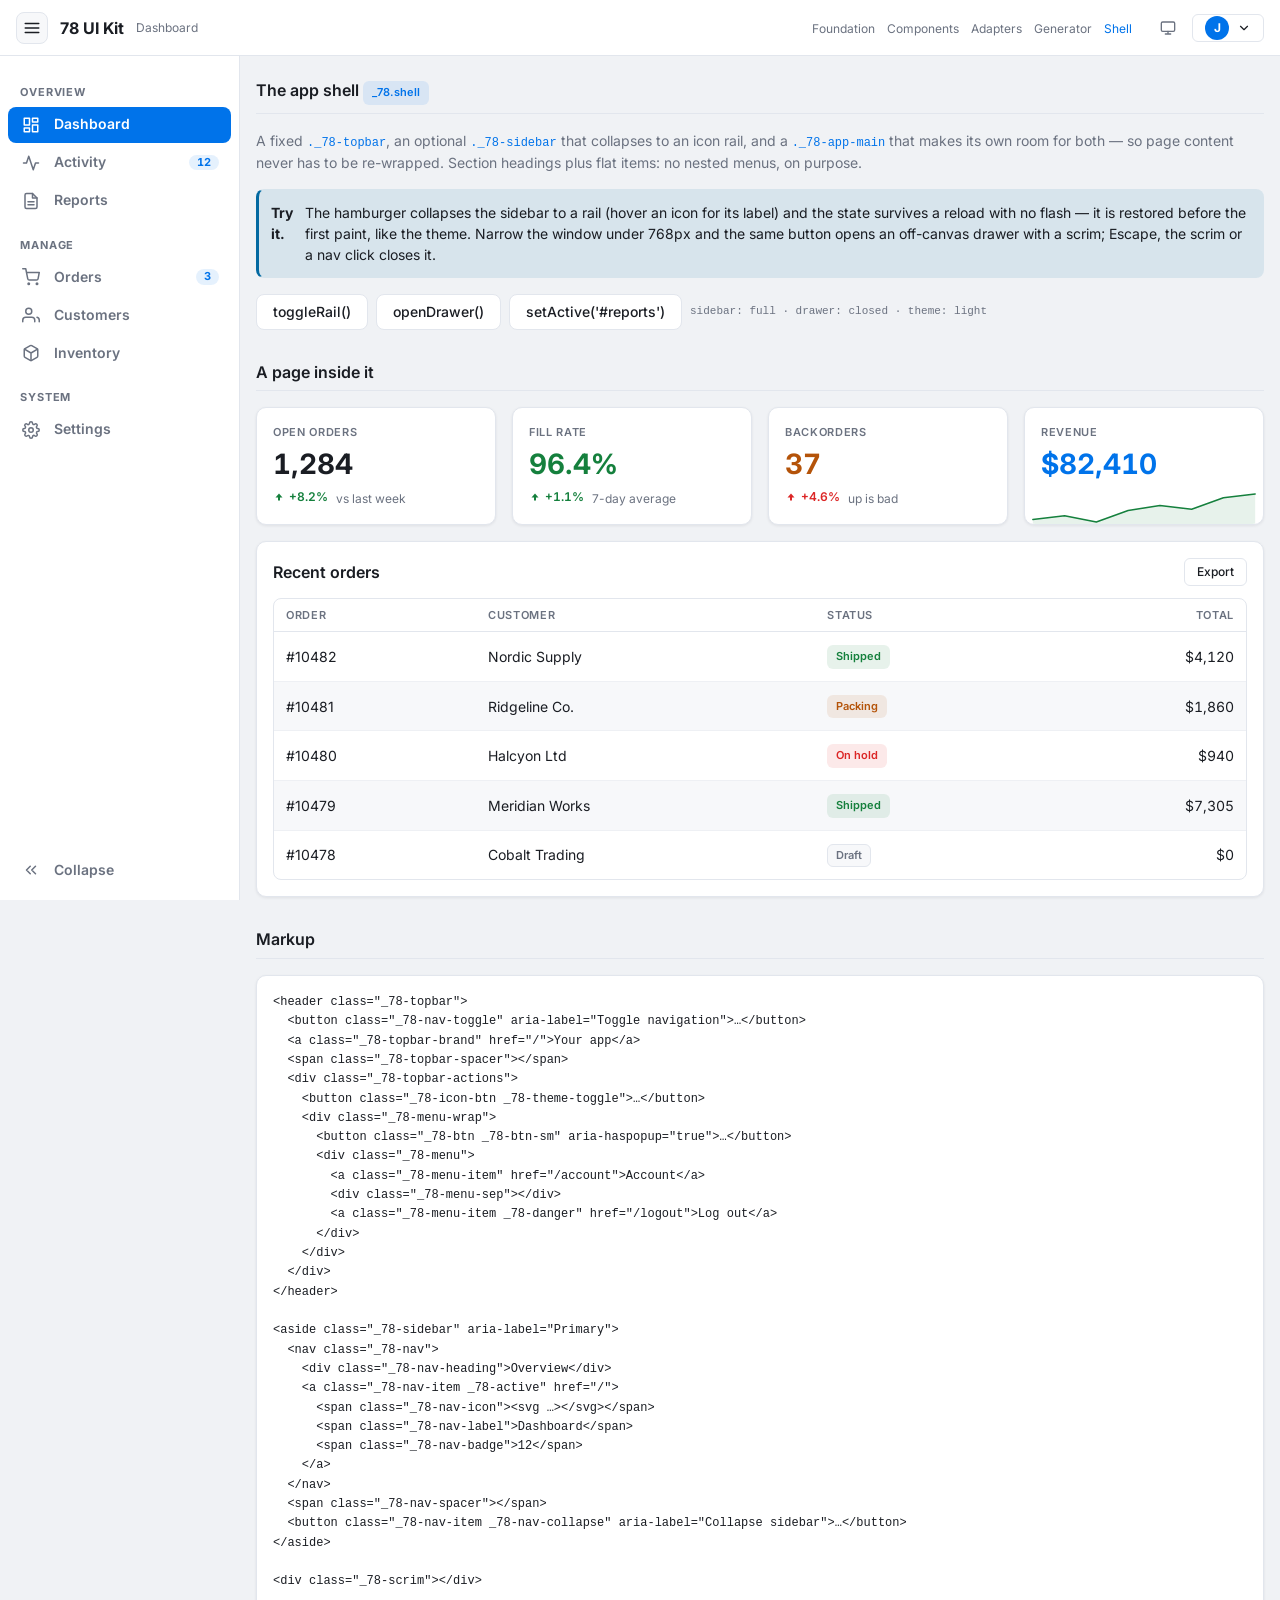
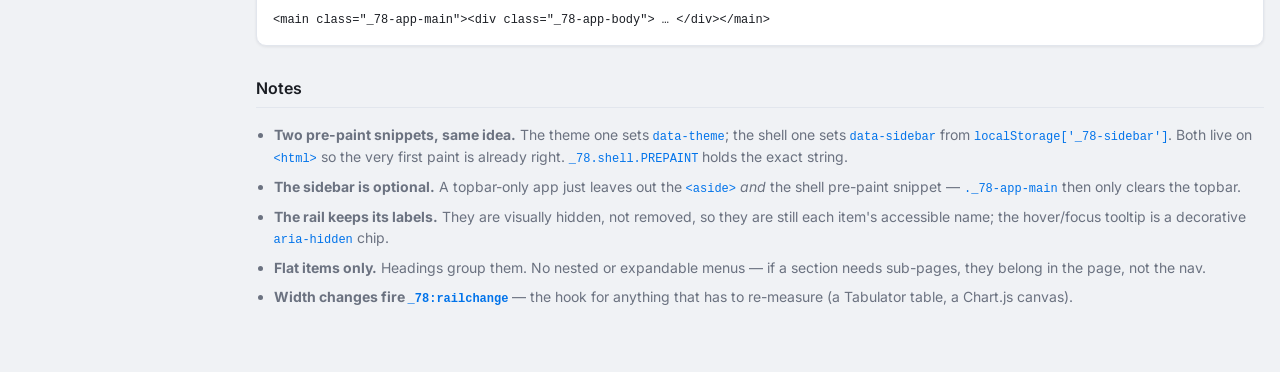
<file: demo/shell.html>
<!doctype html>
<html lang="en">
<head>
<meta charset="utf-8">
<meta name="viewport" content="width=device-width, initial-scale=1">
<title>78 UI Kit — the app shell</title>

<!-- Pre-paint state — FIRST in <head>, before any CSS. No FOUC, no sidebar snap. -->
<script>
(function(){var p=localStorage.getItem('_78-theme')||'system';
var t=p==='system'?(matchMedia('(prefers-color-scheme: light)').matches?'light':'dark'):p;
var r=document.documentElement;r.dataset.theme=t;r.dataset.themePref=p;})();
</script>
<script>
(function(){try{var s=localStorage.getItem('_78-sidebar');
document.documentElement.dataset.sidebar=s==='rail'?'rail':'full';}
catch(e){document.documentElement.dataset.sidebar='full';}})();
</script>

<link rel="preconnect" href="https://fonts.bunny.net">
<link rel="stylesheet" href="https://fonts.bunny.net/css?family=inter:400,500,600,700">
<link rel="stylesheet" href="../css/kit.css">

<style>
  /* Demo page chrome only — NOT part of the kit. */
  .demo-nav a { color: var(--dim); font-size: var(--fs-sm); margin-right: var(--space-3); }
  .demo-nav a:hover, .demo-nav a[aria-current] { color: var(--accent); text-decoration: none; }
  section { margin-top: var(--space-6); }
  section > h2 {
    font-size: var(--fs-lg); padding-bottom: var(--space-2);
    border-bottom: 1px solid var(--border); margin-bottom: var(--space-4);
  }
  code.tok { font-family: var(--font-mono); font-size: var(--fs-sm); color: var(--accent); }
  @media (max-width: 900px) { .demo-nav { display: none; } }
</style>
</head>
<body>

<!-- ============================== TOPBAR ================================== -->
<header class="_78-topbar">
  <button class="_78-nav-toggle" aria-label="Toggle navigation">
    <svg viewBox="0 0 24 24" fill="none" stroke="currentColor" stroke-width="2" stroke-linecap="round" aria-hidden="true"><path d="M3 6h18M3 12h18M3 18h18"/></svg>
  </button>

  <a class="_78-topbar-brand" href="shell.html">78 UI Kit</a>
  <span class="_78-topbar-sub">Dashboard</span>

  <span class="_78-topbar-spacer"></span>

  <div class="_78-topbar-actions">
    <nav class="demo-nav" aria-label="Kit demos">
      <a href="index.html">Foundation</a><a href="components.html">Components</a><a href="adapters.html">Adapters</a><a href="generator.html">Generator</a><a href="shell.html" aria-current="page">Shell</a>
    </nav>

    <button class="_78-icon-btn _78-theme-toggle" type="button">
      <svg class="_78-theme-icon" data-pref="dark" viewBox="0 0 24 24" fill="none" stroke="currentColor" stroke-width="2" stroke-linecap="round" stroke-linejoin="round" aria-hidden="true"><path d="M21 12.79A9 9 0 1 1 11.21 3 7 7 0 0 0 21 12.79z"/></svg>
      <svg class="_78-theme-icon" data-pref="light" viewBox="0 0 24 24" fill="none" stroke="currentColor" stroke-width="2" stroke-linecap="round" stroke-linejoin="round" aria-hidden="true"><circle cx="12" cy="12" r="4"/><path d="M12 2v2M12 20v2M4.9 4.9l1.4 1.4M17.7 17.7l1.4 1.4M2 12h2M20 12h2M4.9 19.1l1.4-1.4M17.7 6.3l1.4-1.4"/></svg>
      <svg class="_78-theme-icon" data-pref="system" viewBox="0 0 24 24" fill="none" stroke="currentColor" stroke-width="2" stroke-linecap="round" stroke-linejoin="round" aria-hidden="true"><rect x="2" y="3" width="20" height="14" rx="2"/><path d="M8 21h8M12 17v4"/></svg>
    </button>

    <!-- Account menu — ._78-menu is a plain reusable dropdown, not shell-only -->
    <div class="_78-menu-wrap">
      <button class="_78-btn _78-btn-sm" id="acct-btn" aria-haspopup="true">
        <span class="_78-avatar">J</span>
        <svg viewBox="0 0 24 24" width="14" height="14" fill="none" stroke="currentColor" stroke-width="2" stroke-linecap="round" stroke-linejoin="round" aria-hidden="true"><path d="M6 9l6 6 6-6"/></svg>
      </button>
      <div class="_78-menu" aria-labelledby="acct-btn">
        <a class="_78-menu-item" href="#account">
          <svg viewBox="0 0 24 24" fill="none" stroke="currentColor" stroke-width="2" stroke-linecap="round" stroke-linejoin="round" aria-hidden="true"><path d="M20 21v-2a4 4 0 0 0-4-4H8a4 4 0 0 0-4 4v2"/><circle cx="12" cy="7" r="4"/></svg>
          Account
        </a>
        <a class="_78-menu-item" href="#settings">
          <svg viewBox="0 0 24 24" fill="none" stroke="currentColor" stroke-width="2" stroke-linecap="round" stroke-linejoin="round" aria-hidden="true"><circle cx="12" cy="12" r="3"/><path d="M19.4 15a1.65 1.65 0 0 0 .33 1.82l.06.06a2 2 0 1 1-2.83 2.83l-.06-.06a1.65 1.65 0 0 0-1.82-.33 1.65 1.65 0 0 0-1 1.51V21a2 2 0 0 1-4 0v-.09A1.65 1.65 0 0 0 9 19.4a1.65 1.65 0 0 0-1.82.33l-.06.06a2 2 0 1 1-2.83-2.83l.06-.06a1.65 1.65 0 0 0 .33-1.82 1.65 1.65 0 0 0-1.51-1H3a2 2 0 0 1 0-4h.09A1.65 1.65 0 0 0 4.6 9a1.65 1.65 0 0 0-.33-1.82l-.06-.06a2 2 0 1 1 2.83-2.83l.06.06A1.65 1.65 0 0 0 9 4.6h.09A1.65 1.65 0 0 0 10 3.09V3a2 2 0 0 1 4 0v.09A1.65 1.65 0 0 0 15 4.6a1.65 1.65 0 0 0 1.82-.33l.06-.06a2 2 0 1 1 2.83 2.83l-.06.06A1.65 1.65 0 0 0 19.4 9v.09a1.65 1.65 0 0 0 1.51 1H21a2 2 0 0 1 0 4h-.09a1.65 1.65 0 0 0-1.51 1z"/></svg>
          Settings
        </a>
        <button class="_78-menu-item _78-theme-toggle" type="button">
          <svg viewBox="0 0 24 24" fill="none" stroke="currentColor" stroke-width="2" stroke-linecap="round" stroke-linejoin="round" aria-hidden="true"><path d="M21 12.79A9 9 0 1 1 11.21 3 7 7 0 0 0 21 12.79z"/></svg>
          Cycle theme
        </button>
        <div class="_78-menu-sep"></div>
        <a class="_78-menu-item _78-danger" href="#logout">
          <svg viewBox="0 0 24 24" fill="none" stroke="currentColor" stroke-width="2" stroke-linecap="round" stroke-linejoin="round" aria-hidden="true"><path d="M9 21H5a2 2 0 0 1-2-2V5a2 2 0 0 1 2-2h4M16 17l5-5-5-5M21 12H9"/></svg>
          Log out
        </a>
      </div>
    </div>
  </div>
</header>

<!-- ============================== SIDEBAR ================================= -->
<aside class="_78-sidebar" aria-label="Primary">
  <nav class="_78-nav">
    <div class="_78-nav-heading">Overview</div>

    <a class="_78-nav-item _78-active" href="shell.html">
      <span class="_78-nav-icon"><svg viewBox="0 0 24 24" fill="none" stroke="currentColor" stroke-width="2" stroke-linecap="round" stroke-linejoin="round" aria-hidden="true"><rect x="3" y="3" width="7" height="9"/><rect x="14" y="3" width="7" height="5"/><rect x="14" y="12" width="7" height="9"/><rect x="3" y="16" width="7" height="5"/></svg></span>
      <span class="_78-nav-label">Dashboard</span>
    </a>

    <a class="_78-nav-item" href="#activity">
      <span class="_78-nav-icon"><svg viewBox="0 0 24 24" fill="none" stroke="currentColor" stroke-width="2" stroke-linecap="round" stroke-linejoin="round" aria-hidden="true"><path d="M22 12h-4l-3 9L9 3l-3 9H2"/></svg></span>
      <span class="_78-nav-label">Activity</span>
      <span class="_78-nav-badge">12</span>
    </a>

    <a class="_78-nav-item" href="#reports">
      <span class="_78-nav-icon"><svg viewBox="0 0 24 24" fill="none" stroke="currentColor" stroke-width="2" stroke-linecap="round" stroke-linejoin="round" aria-hidden="true"><path d="M14 2H6a2 2 0 0 0-2 2v16a2 2 0 0 0 2 2h12a2 2 0 0 0 2-2V8z"/><path d="M14 2v6h6M16 13H8M16 17H8"/></svg></span>
      <span class="_78-nav-label">Reports</span>
    </a>

    <div class="_78-nav-heading">Manage</div>

    <a class="_78-nav-item" href="#orders">
      <span class="_78-nav-icon"><svg viewBox="0 0 24 24" fill="none" stroke="currentColor" stroke-width="2" stroke-linecap="round" stroke-linejoin="round" aria-hidden="true"><circle cx="9" cy="21" r="1"/><circle cx="20" cy="21" r="1"/><path d="M1 1h4l2.7 13.4a2 2 0 0 0 2 1.6h9.7a2 2 0 0 0 2-1.6L23 6H6"/></svg></span>
      <span class="_78-nav-label">Orders</span>
      <span class="_78-nav-badge">3</span>
    </a>

    <a class="_78-nav-item" href="#customers">
      <span class="_78-nav-icon"><svg viewBox="0 0 24 24" fill="none" stroke="currentColor" stroke-width="2" stroke-linecap="round" stroke-linejoin="round" aria-hidden="true"><path d="M17 21v-2a4 4 0 0 0-4-4H5a4 4 0 0 0-4 4v2"/><circle cx="9" cy="7" r="4"/><path d="M23 21v-2a4 4 0 0 0-3-3.87"/></svg></span>
      <span class="_78-nav-label">Customers</span>
    </a>

    <a class="_78-nav-item" href="#inventory">
      <span class="_78-nav-icon"><svg viewBox="0 0 24 24" fill="none" stroke="currentColor" stroke-width="2" stroke-linecap="round" stroke-linejoin="round" aria-hidden="true"><path d="M21 16V8a2 2 0 0 0-1-1.73l-7-4a2 2 0 0 0-2 0l-7 4A2 2 0 0 0 3 8v8a2 2 0 0 0 1 1.73l7 4a2 2 0 0 0 2 0l7-4A2 2 0 0 0 21 16z"/><path d="M3.27 6.96 12 12.01l8.73-5.05M12 22.08V12"/></svg></span>
      <span class="_78-nav-label">Inventory</span>
    </a>

    <div class="_78-nav-heading">System</div>

    <a class="_78-nav-item" href="#settings">
      <span class="_78-nav-icon"><svg viewBox="0 0 24 24" fill="none" stroke="currentColor" stroke-width="2" stroke-linecap="round" stroke-linejoin="round" aria-hidden="true"><circle cx="12" cy="12" r="3"/><path d="M19.4 15a1.65 1.65 0 0 0 .33 1.82l.06.06a2 2 0 1 1-2.83 2.83l-.06-.06a1.65 1.65 0 0 0-1.82-.33 1.65 1.65 0 0 0-1 1.51V21a2 2 0 0 1-4 0v-.09A1.65 1.65 0 0 0 9 19.4a1.65 1.65 0 0 0-1.82.33l-.06.06a2 2 0 1 1-2.83-2.83l.06-.06a1.65 1.65 0 0 0 .33-1.82 1.65 1.65 0 0 0-1.51-1H3a2 2 0 0 1 0-4h.09A1.65 1.65 0 0 0 4.6 9a1.65 1.65 0 0 0-.33-1.82l-.06-.06a2 2 0 1 1 2.83-2.83l.06.06A1.65 1.65 0 0 0 9 4.6h.09A1.65 1.65 0 0 0 10 3.09V3a2 2 0 0 1 4 0v.09A1.65 1.65 0 0 0 15 4.6a1.65 1.65 0 0 0 1.82-.33l.06-.06a2 2 0 1 1 2.83 2.83l-.06.06A1.65 1.65 0 0 0 19.4 9v.09a1.65 1.65 0 0 0 1.51 1H21a2 2 0 0 1 0 4h-.09a1.65 1.65 0 0 0-1.51 1z"/></svg></span>
      <span class="_78-nav-label">Settings</span>
    </a>
  </nav>

  <span class="_78-nav-spacer"></span>

  <button class="_78-nav-item _78-nav-collapse" aria-label="Collapse sidebar">
    <span class="_78-nav-icon"><svg viewBox="0 0 24 24" fill="none" stroke="currentColor" stroke-width="2" stroke-linecap="round" stroke-linejoin="round" aria-hidden="true"><path d="M11 17l-5-5 5-5M18 17l-5-5 5-5"/></svg></span>
    <span class="_78-nav-label">Collapse</span>
  </button>
</aside>

<div class="_78-scrim"></div>

<!-- =============================== MAIN =================================== -->
<main class="_78-app-main">
<div class="_78-app-body">

  <section style="margin-top:0">
    <h2>The app shell <span class="_78-badge _78-badge-accent">_78.shell</span></h2>
    <p class="_78-text-dim _78-mb-16">
      A fixed <code class="tok">._78-topbar</code>, an optional
      <code class="tok">._78-sidebar</code> that collapses to an icon rail, and a
      <code class="tok">._78-app-main</code> that makes its own room for both — so page content
      never has to be re-wrapped. Section headings plus flat items: no nested menus, on purpose.
    </p>

    <div class="_78-alert _78-alert-info _78-mb-16">
      <strong>Try it.</strong> The hamburger collapses the sidebar to a rail (hover an icon for its
      label) and the state survives a reload with no flash — it is restored before the first paint,
      like the theme. Narrow the window under 768px and the same button opens an off-canvas drawer
      with a scrim; Escape, the scrim or a nav click closes it.
    </div>

    <div class="_78-flex _78-flex-wrap _78-gap-8 _78-mb-16">
      <button class="_78-btn" type="button" onclick="_78.shell.toggleRail()">toggleRail()</button>
      <button class="_78-btn" type="button" onclick="_78.shell.openDrawer()">openDrawer()</button>
      <button class="_78-btn" type="button" onclick="_78.shell.setActive('#reports')">setActive('#reports')</button>
      <span class="_78-text-xs _78-text-dim _78-mono" id="shell-state">state: …</span>
    </div>
  </section>

  <section>
    <h2>A page inside it</h2>

    <div class="_78-kpi-grid _78-mb-16">
      <div class="_78-stat-card">
        <div class="_78-stat-card__head"><span class="_78-stat-card__label">Open orders</span></div>
        <div class="_78-stat-card__num">1,284</div>
        <div class="_78-stat-card__row">
          <span class="_78-stat-delta" data-delta="8.2"></span>
          <span class="_78-stat-card__sub">vs last week</span>
        </div>
      </div>
      <div class="_78-stat-card">
        <div class="_78-stat-card__head"><span class="_78-stat-card__label">Fill rate</span></div>
        <div class="_78-stat-card__num _78-success">96.4%</div>
        <div class="_78-stat-card__row">
          <span class="_78-stat-delta" data-delta="1.1"></span>
          <span class="_78-stat-card__sub">7-day average</span>
        </div>
      </div>
      <div class="_78-stat-card">
        <div class="_78-stat-card__head"><span class="_78-stat-card__label">Backorders</span></div>
        <div class="_78-stat-card__num _78-warn">37</div>
        <div class="_78-stat-card__row">
          <span class="_78-stat-delta _78-invert" data-delta="4.6" data-invert="true"></span>
          <span class="_78-stat-card__sub">up is bad</span>
        </div>
      </div>
      <div class="_78-stat-card">
        <div class="_78-stat-card__head"><span class="_78-stat-card__label">Revenue</span></div>
        <div class="_78-stat-card__num _78-accent">$82,410</div>
        <div class="_78-stat-card__spark" data-values="41,44,39,48,52,49,58,61" data-tone="auto"></div>
      </div>
    </div>

    <div class="_78-card">
      <div class="_78-card-head">
        <div class="_78-card-title">Recent orders</div>
        <button class="_78-btn _78-btn-sm" type="button">Export</button>
      </div>
      <div class="_78-table-wrap">
        <table class="_78-table _78-table-striped">
          <thead><tr><th>Order</th><th>Customer</th><th>Status</th><th class="_78-right">Total</th></tr></thead>
          <tbody>
            <tr><td>#10482</td><td>Nordic Supply</td><td><span class="_78-badge _78-badge-success">Shipped</span></td><td class="_78-right">$4,120</td></tr>
            <tr><td>#10481</td><td>Ridgeline Co.</td><td><span class="_78-badge _78-badge-warn">Packing</span></td><td class="_78-right">$1,860</td></tr>
            <tr><td>#10480</td><td>Halcyon Ltd</td><td><span class="_78-badge _78-badge-danger">On hold</span></td><td class="_78-right">$940</td></tr>
            <tr><td>#10479</td><td>Meridian Works</td><td><span class="_78-badge _78-badge-success">Shipped</span></td><td class="_78-right">$7,305</td></tr>
            <tr><td>#10478</td><td>Cobalt Trading</td><td><span class="_78-badge _78-badge-dim">Draft</span></td><td class="_78-right">$0</td></tr>
          </tbody>
        </table>
      </div>
    </div>
  </section>

  <section>
    <h2>Markup</h2>
    <div class="_78-card">
      <pre style="margin:0;overflow-x:auto"><code class="_78-text-sm _78-mono">&lt;header class="_78-topbar"&gt;
  &lt;button class="_78-nav-toggle" aria-label="Toggle navigation"&gt;…&lt;/button&gt;
  &lt;a class="_78-topbar-brand" href="/"&gt;Your app&lt;/a&gt;
  &lt;span class="_78-topbar-spacer"&gt;&lt;/span&gt;
  &lt;div class="_78-topbar-actions"&gt;
    &lt;button class="_78-icon-btn _78-theme-toggle"&gt;…&lt;/button&gt;
    &lt;div class="_78-menu-wrap"&gt;
      &lt;button class="_78-btn _78-btn-sm" aria-haspopup="true"&gt;…&lt;/button&gt;
      &lt;div class="_78-menu"&gt;
        &lt;a class="_78-menu-item" href="/account"&gt;Account&lt;/a&gt;
        &lt;div class="_78-menu-sep"&gt;&lt;/div&gt;
        &lt;a class="_78-menu-item _78-danger" href="/logout"&gt;Log out&lt;/a&gt;
      &lt;/div&gt;
    &lt;/div&gt;
  &lt;/div&gt;
&lt;/header&gt;

&lt;aside class="_78-sidebar" aria-label="Primary"&gt;
  &lt;nav class="_78-nav"&gt;
    &lt;div class="_78-nav-heading"&gt;Overview&lt;/div&gt;
    &lt;a class="_78-nav-item _78-active" href="/"&gt;
      &lt;span class="_78-nav-icon"&gt;&lt;svg …&gt;&lt;/svg&gt;&lt;/span&gt;
      &lt;span class="_78-nav-label"&gt;Dashboard&lt;/span&gt;
      &lt;span class="_78-nav-badge"&gt;12&lt;/span&gt;
    &lt;/a&gt;
  &lt;/nav&gt;
  &lt;span class="_78-nav-spacer"&gt;&lt;/span&gt;
  &lt;button class="_78-nav-item _78-nav-collapse" aria-label="Collapse sidebar"&gt;…&lt;/button&gt;
&lt;/aside&gt;

&lt;div class="_78-scrim"&gt;&lt;/div&gt;

&lt;main class="_78-app-main"&gt;&lt;div class="_78-app-body"&gt; … &lt;/div&gt;&lt;/main&gt;</code></pre>
    </div>
  </section>

  <section>
    <h2>Notes</h2>
    <ul class="_78-text-dim" style="padding-left:1.1rem;display:flex;flex-direction:column;gap:var(--space-2)">
      <li><strong>Two pre-paint snippets, same idea.</strong> The theme one sets
        <code class="tok">data-theme</code>; the shell one sets <code class="tok">data-sidebar</code> from
        <code class="tok">localStorage['_78-sidebar']</code>. Both live on <code class="tok">&lt;html&gt;</code>
        so the very first paint is already right. <code class="tok">_78.shell.PREPAINT</code> holds the exact string.</li>
      <li><strong>The sidebar is optional.</strong> A topbar-only app just leaves out the
        <code class="tok">&lt;aside&gt;</code> <em>and</em> the shell pre-paint snippet —
        <code class="tok">._78-app-main</code> then only clears the topbar.</li>
      <li><strong>The rail keeps its labels.</strong> They are visually hidden, not removed, so they are
        still each item's accessible name; the hover/focus tooltip is a decorative
        <code class="tok">aria-hidden</code> chip.</li>
      <li><strong>Flat items only.</strong> Headings group them. No nested or expandable menus — if a
        section needs sub-pages, they belong in the page, not the nav.</li>
      <li><strong>Width changes fire <code class="tok">_78:railchange</code></strong> — the hook for
        anything that has to re-measure (a Tabulator table, a Chart.js canvas).</li>
    </ul>
  </section>

</div>
</main>

<script src="../js/_78.js"></script>
<script>
/* ---------- demo readout only ---------- */
var out = document.getElementById("shell-state");
function show() {
  out.textContent = "sidebar: " + (_78.shell.rail ? "rail" : "full")
                  + " · drawer: " + (_78.shell.drawer ? "open" : "closed")
                  + " · theme: " + _78.theme.current;
}
document.addEventListener("_78:railchange", show);
document.addEventListener("_78:drawerchange", show);
document.addEventListener("_78:themechange", show);
show();
</script>
</body>
</html>
</file>
<file: css/kit.css>
/* ==========================================================================
   78 UI Kit — the single stylesheet a project links.
   <link rel="stylesheet" href="/78UIKit/css/kit.css">
   Override tokens in your own stylesheet loaded AFTER this file.
   ========================================================================== */

@import url("tokens.css");
@import url("reset.css");

@import url("components/shell.css");
@import url("components/buttons.css");
@import url("components/cards.css");
@import url("components/grid.css");
@import url("components/forms.css");
@import url("components/badges.css");
@import url("components/meta.css");
@import url("components/switch.css");
@import url("components/seg.css");
@import url("components/details.css");
@import url("components/toc.css");
@import url("components/viz.css");
@import url("components/figure.css");
@import url("components/split-bar.css");
@import url("components/table.css");
@import url("components/tabs.css");
@import url("components/modal.css");
@import url("components/toast.css");
@import url("components/alert.css");
@import url("components/notes.css");
@import url("components/theme-toggle.css");
@import url("components/aurora.css");
@import url("components/utilities.css");

/* Library adapters (css/adapters/*) are deliberately NOT imported here —
   they are opt-in, one per library a project actually uses. */
</file>
